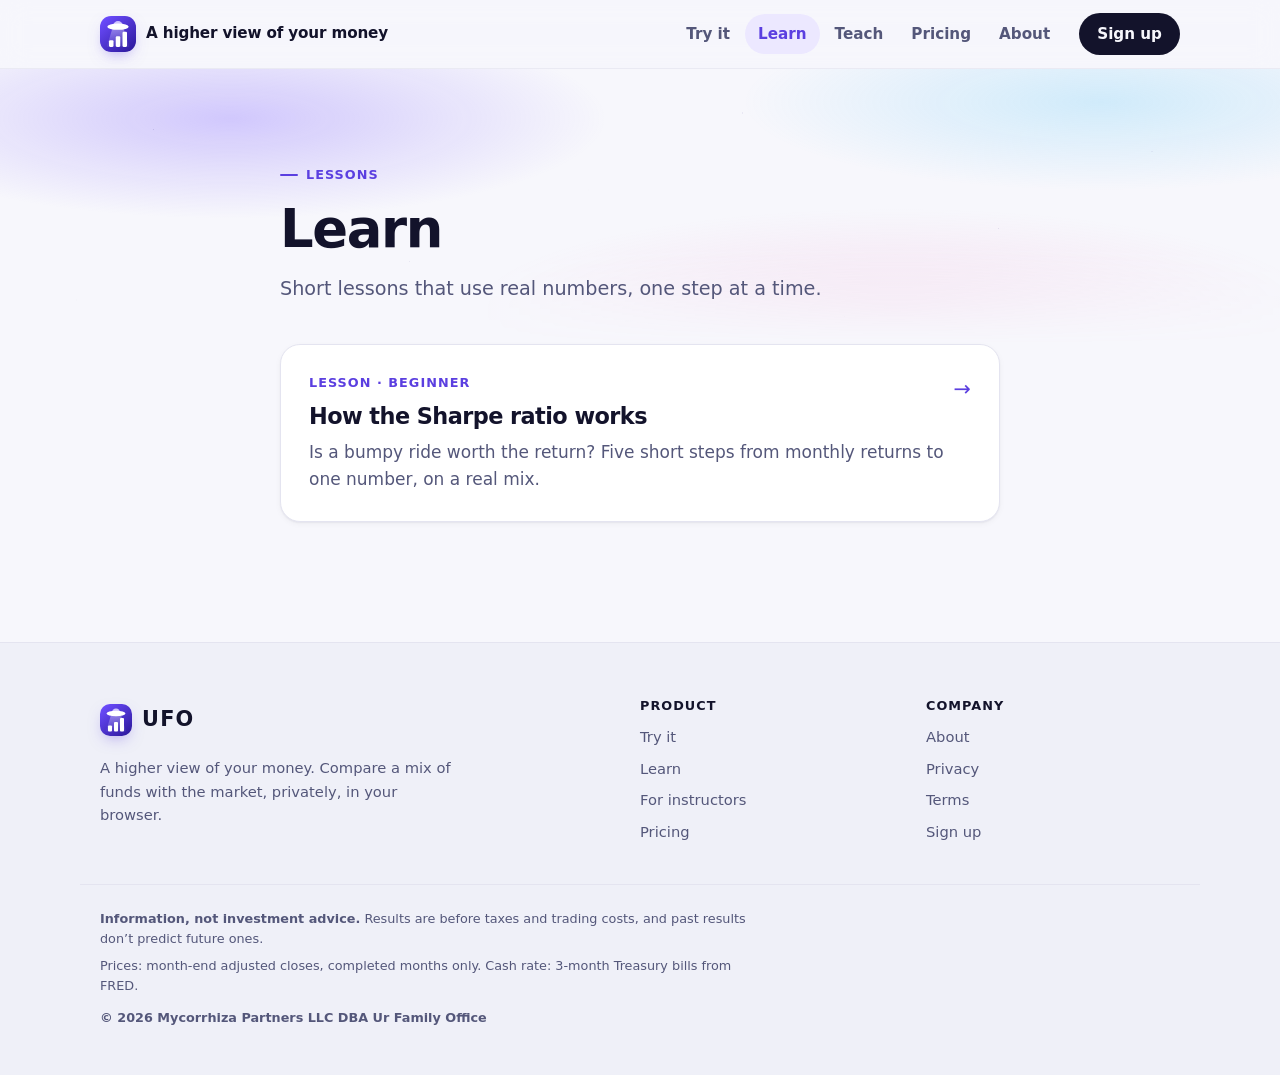
<file: site/learn/index.html>
<!doctype html>
<html lang="en">
<head>
<meta charset="utf-8">
<meta name="viewport" content="width=device-width, initial-scale=1">
<title>Learn · UFO</title>
<meta name="description" content="Short, step-by-step lessons on how to read your investment results.">
<meta name="theme-color" content="#f7f7fc" media="(prefers-color-scheme: light)">
<meta name="theme-color" content="#0a0b1c" media="(prefers-color-scheme: dark)">
<link rel="icon" type="image/svg+xml" href="../img/favicon.svg">
<link rel="stylesheet" href="../style.css">
<script>document.documentElement.className = "js";</script>
</head>
<body>
<a class="skip" href="#main">Skip to content</a>
<header class="site-head"><div class="wrap head-row">
  <a class="brand" href="../" aria-label="UFO, home"><img class="brand-mark" src="../img/logo.svg" alt="" width="36" height="36"><span class="brand-tag">A higher view of your money</span></a>
  <nav class="main-nav" aria-label="Main"><a href="../try/">Try it</a><a href="../learn/" aria-current="page">Learn</a><a href="../teach/">Teach</a><a href="../pricing/">Pricing</a><a href="../about/">About</a></nav>
  <a class="nav-cta" href="../signup/">Sign up</a>
</div></header>
<main id="main">

<div class="page-top mesh"><div class="wrap narrow">
  <div class="page-head reveal"><span class="eyebrow">Lessons</span><h1>Learn</h1><p class="sub">Short lessons that use real numbers, one step at a time.</p></div>
</div></div>
<div class="wrap narrow">
  <div class="lessons">
    <a class="lesson-link reveal" href="sharpe/"><span class="tag">Lesson · beginner</span><h2>How the Sharpe ratio works</h2><p>Is a bumpy ride worth the return? Five short steps from monthly returns to one number, on a real mix.</p></a>
  </div>
</div>
</main>
<footer class="site-foot"><div class="wrap foot-grid">
  <div class="foot-brand"><a class="brand" href="../"><img class="brand-mark" src="../img/logo.svg" alt="" width="32" height="32"><span class="brand-name">UFO</span></a>
    <p>A higher view of your money. Compare a mix of funds with the market, privately, in your browser.</p></div>
  <nav class="foot-col" aria-label="Product"><h2>Product</h2><a href="../try/">Try it</a><a href="../learn/">Learn</a><a href="../teach/">For instructors</a><a href="../pricing/">Pricing</a></nav>
  <nav class="foot-col" aria-label="Company"><h2>Company</h2><a href="../about/">About</a><a href="../privacy/">Privacy</a><a href="../terms/">Terms</a><a href="../signup/">Sign up</a></nav>
</div>
<div class="wrap foot-legal">
  <p><b>Information, not investment advice.</b> Results are before taxes and trading costs, and past results don’t predict future ones.</p>
  <p>Prices: month-end adjusted closes, completed months only. Cash rate: 3-month Treasury bills from FRED.</p>
  <p class="copy">© 2026 Mycorrhiza Partners LLC DBA Ur Family Office</p>
</div></footer>
<script type="module">import { revealOnScroll } from "../js/util.mjs"; revealOnScroll();</script>
<script type="module" src="../js/chrome.mjs"></script>
</body>
</html>
</file>
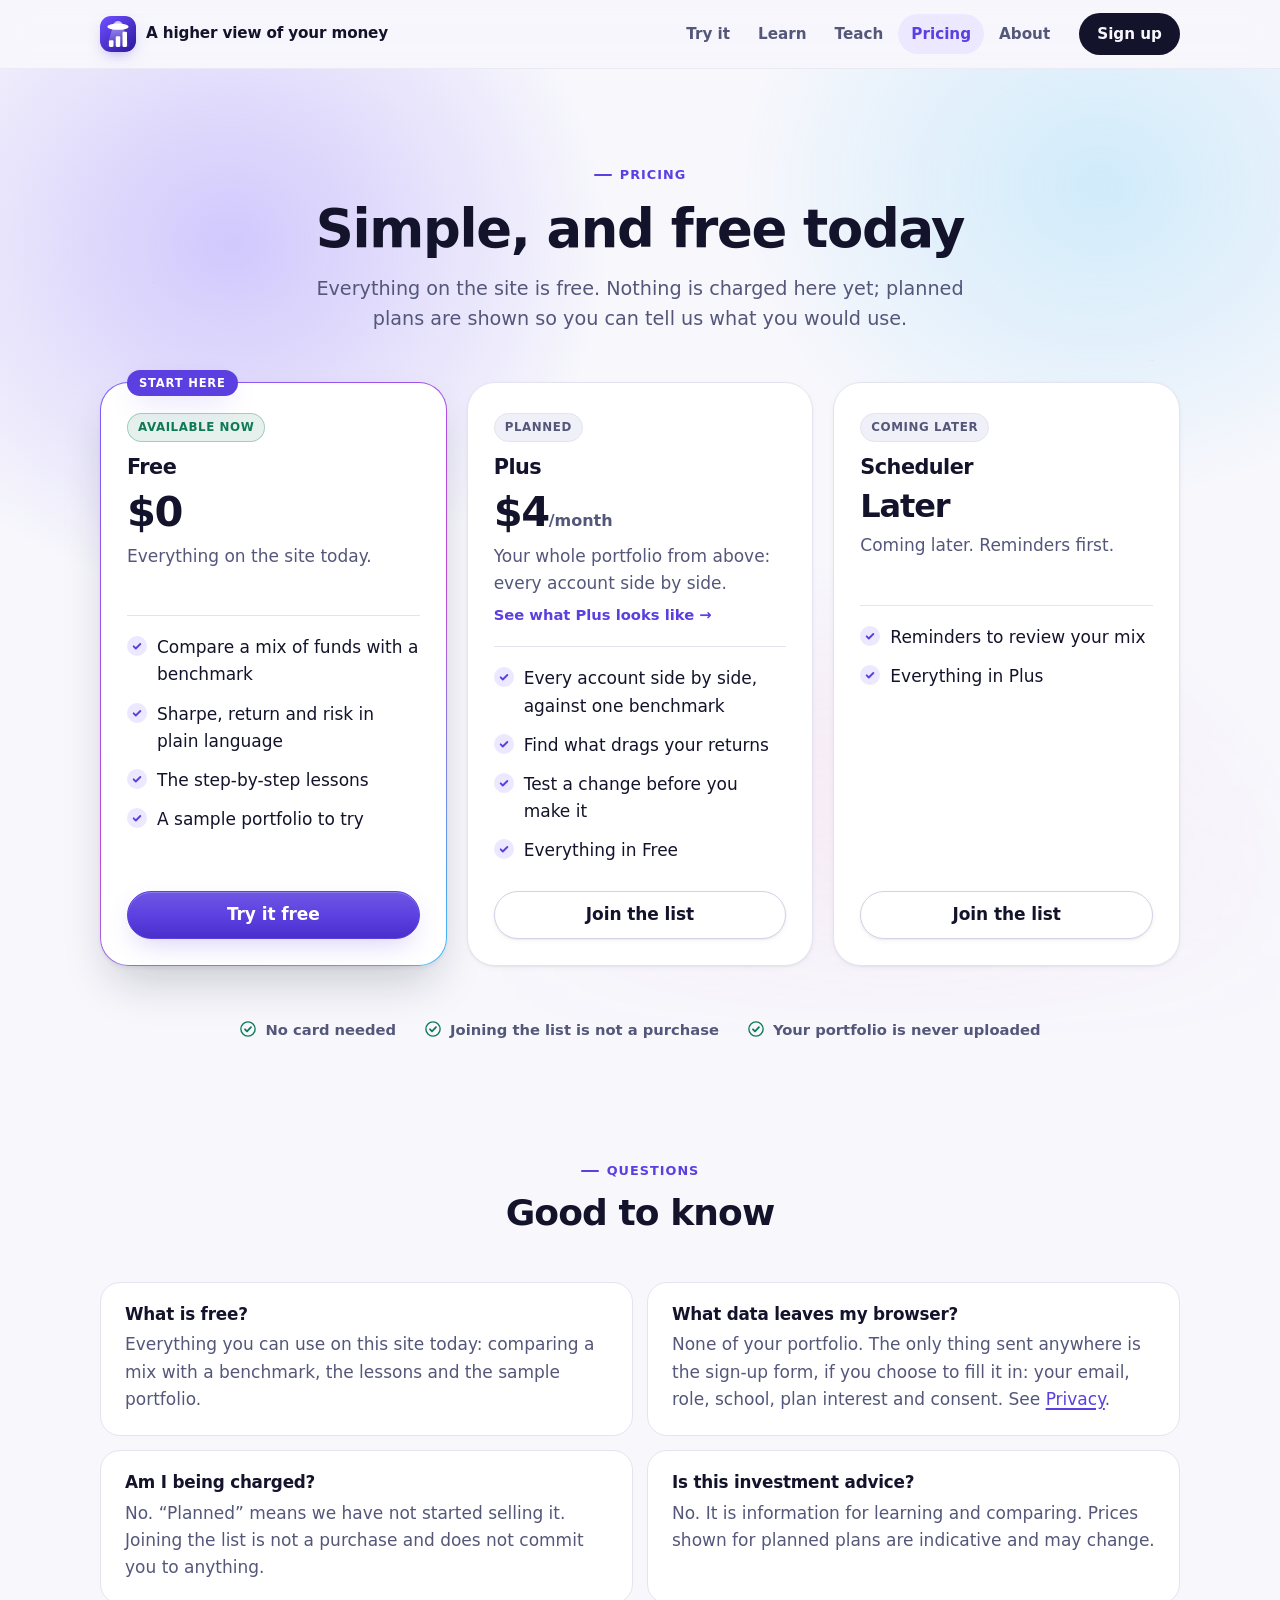
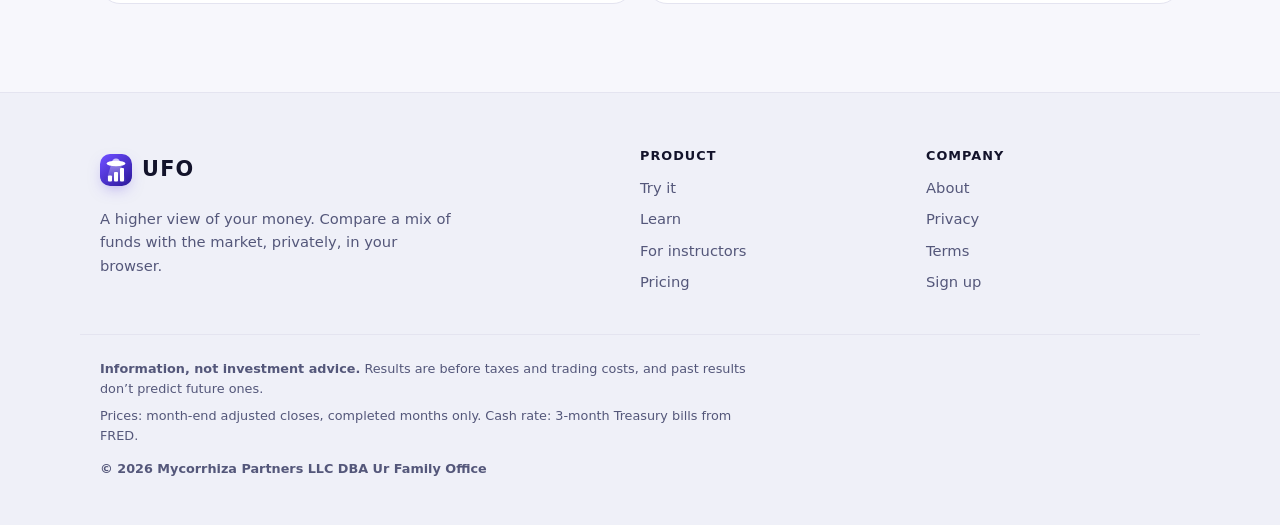
<file: site/pricing/index.html>
<!doctype html>
<html lang="en">
<head>
<meta charset="utf-8">
<meta name="viewport" content="width=device-width, initial-scale=1">
<title>Pricing · UFO</title>
<meta name="description" content="What is free today and what is planned.">
<meta name="theme-color" content="#f7f7fc" media="(prefers-color-scheme: light)">
<meta name="theme-color" content="#0a0b1c" media="(prefers-color-scheme: dark)">
<link rel="icon" type="image/svg+xml" href="../img/favicon.svg">
<link rel="stylesheet" href="../style.css">
<script>document.documentElement.className = "js";</script>
</head>
<body>
<a class="skip" href="#main">Skip to content</a>
<header class="site-head"><div class="wrap head-row">
  <a class="brand" href="../" aria-label="UFO, home"><img class="brand-mark" src="../img/logo.svg" alt="" width="36" height="36"><span class="brand-tag">A higher view of your money</span></a>
  <nav class="main-nav" aria-label="Main"><a href="../try/">Try it</a><a href="../learn/">Learn</a><a href="../teach/">Teach</a><a href="../pricing/" aria-current="page">Pricing</a><a href="../about/">About</a></nav>
  <a class="nav-cta" href="../signup/">Sign up</a>
</div></header>
<main id="main">
<div class="page-top mesh">
  <div class="wrap">
    <div class="page-head center reveal"><span class="eyebrow">Pricing</span><h1>Simple, and free today</h1><p class="sub">Everything on the site is free. Nothing is charged here yet; planned plans are shown so you can tell us what you would use.</p></div>
    <div class="plans" id="plans" aria-live="polite"><p class="muted">Loading plans…</p></div>
    <ul class="assure reveal" aria-label="What to expect"><li><svg viewBox="0 0 24 24" aria-hidden="true" fill="none" stroke="currentColor" stroke-width="2.4" stroke-linecap="round" stroke-linejoin="round"><circle cx="12" cy="12" r="9.5" stroke-width="1.8"/><path d="M8 12.4l2.7 2.7L16 9.6"/></svg>No card needed</li><li><svg viewBox="0 0 24 24" aria-hidden="true" fill="none" stroke="currentColor" stroke-width="2.4" stroke-linecap="round" stroke-linejoin="round"><circle cx="12" cy="12" r="9.5" stroke-width="1.8"/><path d="M8 12.4l2.7 2.7L16 9.6"/></svg>Joining the list is not a purchase</li><li><svg viewBox="0 0 24 24" aria-hidden="true" fill="none" stroke="currentColor" stroke-width="2.4" stroke-linecap="round" stroke-linejoin="round"><circle cx="12" cy="12" r="9.5" stroke-width="1.8"/><path d="M8 12.4l2.7 2.7L16 9.6"/></svg>Your portfolio is never uploaded</li></ul>
  </div>
</div>
<section class="section" style="padding-bottom:16px" aria-labelledby="faq-h">
  <div class="wrap">
    <div class="section-head center reveal"><span class="eyebrow">Questions</span><h2 id="faq-h">Good to know</h2></div>
    <div class="faq">
      <div class="reveal"><h3>What is free?</h3><p>Everything you can use on this site today: comparing a mix with a benchmark, the lessons and the sample portfolio.</p></div>
      <div class="reveal"><h3>What data leaves my browser?</h3><p>None of your portfolio. The only thing sent anywhere is the sign-up form, if you choose to fill it in: your email, role, school, plan interest and consent. See <a href="../privacy/">Privacy</a>.</p></div>
      <div class="reveal"><h3>Am I being charged?</h3><p>No. “Planned” means we have not started selling it. Joining the list is not a purchase and does not commit you to anything.</p></div>
      <div class="reveal"><h3>Is this investment advice?</h3><p>No. It is information for learning and comparing. Prices shown for planned plans are indicative and may change.</p></div>
    </div>
  </div>
</section>
</main>
<footer class="site-foot"><div class="wrap foot-grid">
  <div class="foot-brand"><a class="brand" href="../"><img class="brand-mark" src="../img/logo.svg" alt="" width="32" height="32"><span class="brand-name">UFO</span></a>
    <p>A higher view of your money. Compare a mix of funds with the market, privately, in your browser.</p></div>
  <nav class="foot-col" aria-label="Product"><h2>Product</h2><a href="../try/">Try it</a><a href="../learn/">Learn</a><a href="../teach/">For instructors</a><a href="../pricing/">Pricing</a></nav>
  <nav class="foot-col" aria-label="Company"><h2>Company</h2><a href="../about/">About</a><a href="../privacy/">Privacy</a><a href="../terms/">Terms</a><a href="../signup/">Sign up</a></nav>
</div>
<div class="wrap foot-legal">
  <p><b>Information, not investment advice.</b> Results are before taxes and trading costs, and past results don’t predict future ones.</p>
  <p>Prices: month-end adjusted closes, completed months only. Cash rate: 3-month Treasury bills from FRED.</p>
  <p class="copy">© 2026 Mycorrhiza Partners LLC DBA Ur Family Office</p>
</div></footer>
<script type="module">import { revealOnScroll } from "../js/util.mjs"; revealOnScroll();</script>
<script type="module" src="../js/chrome.mjs"></script>
<script type="module">
import { cfg } from "../js/chrome.mjs";
import { loadJson, esc } from "../js/config.mjs";
import { planAction, priceLabel } from "../js/plans.mjs";
const box = document.getElementById("plans");
try {
  const { plans } = await loadJson(new URL("../data/plans.json", import.meta.url).href);
  const STATUS = { available: ["Available now", " on"], planned: ["Planned", ""], later: ["Coming later", ""] };
  const bigPrice = (p) => {
    if (p.status === "later") return '<p class="price word">Later</p>';
    const m = /^(\$[\d.,]+)(\/.+)?$/.exec(p.price);
    return m ? `<p class="price">${esc(m[1])}${m[2] ? `<small>${esc(m[2])}</small>` : ""}</p>` : `<p class="price word">${esc(p.price)}</p>`;
  };
  box.innerHTML = plans.map((p) => {
    const a = planAction(p, cfg.checkout_urls, "../");
    const ext = a.external ? ' rel="noopener noreferrer"' : "";
    const [st, on] = STATUS[p.status] || [p.status, ""];
    const featured = p.status === "available";
    return `<article class="plan reveal in${featured ? " featured" : ""}" aria-label="${esc(p.name)}: ${esc(priceLabel(p))}">${featured ? '<span class="plan-badge">Start here</span>' : ""}
      <span class="plan-status${on}">${esc(st)}</span><h2>${esc(p.name)}</h2>
      ${bigPrice(p)}<p class="blurb">${esc(p.blurb)}${/^#[a-z-]+$/.test(p.teaser || "") ? ` <a class="teaser" href="../${p.teaser}">See what ${esc(p.name)} looks like →</a>` : ""}</p>
      <ul>${p.features.map((f) => `<li>${esc(f)}</li>`).join("")}</ul>
      <a class="btn${featured ? "" : " ghost"}" href="${esc(a.href)}"${ext}>${esc(a.label)}</a></article>`;
  }).join("");
} catch { box.innerHTML = '<p class="error">Could not load the plans. Reload the page, or <a href="../signup/">join the list</a>.</p>'; }
</script>
</body>
</html>
</file>
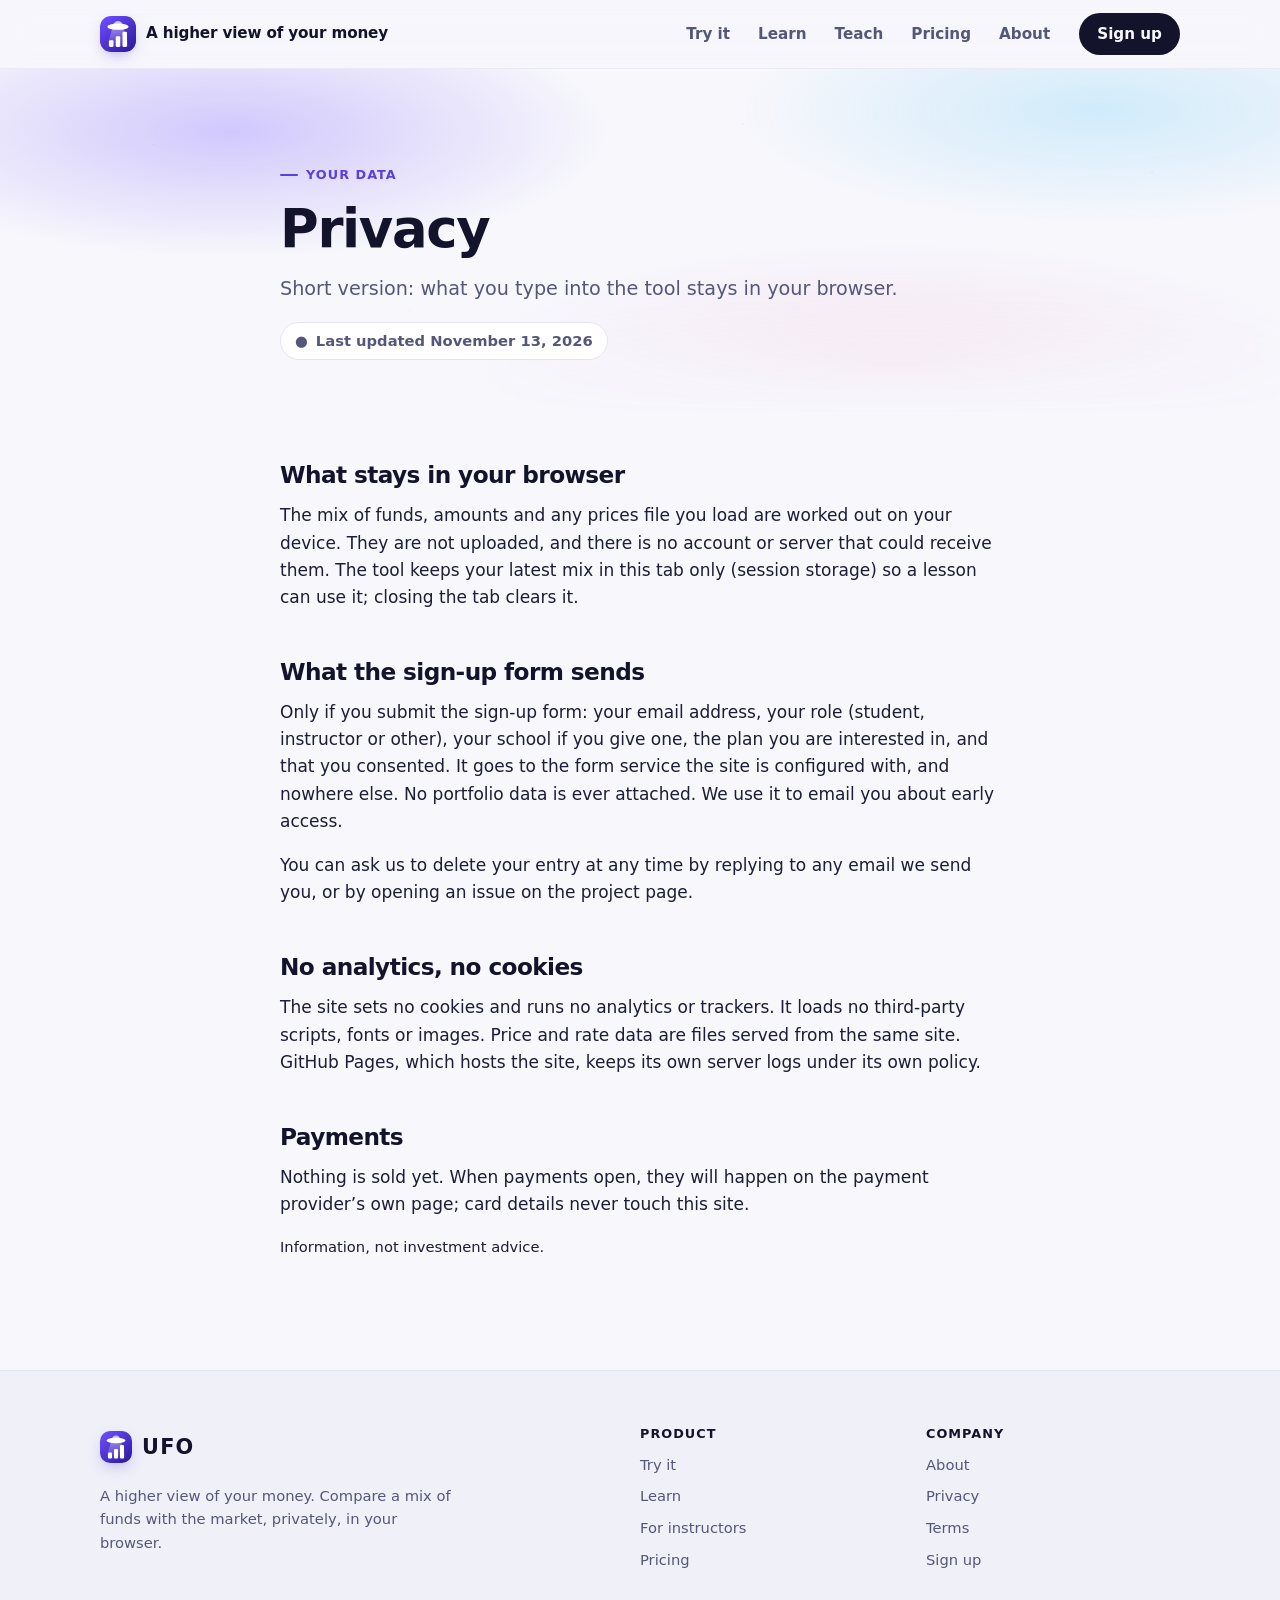
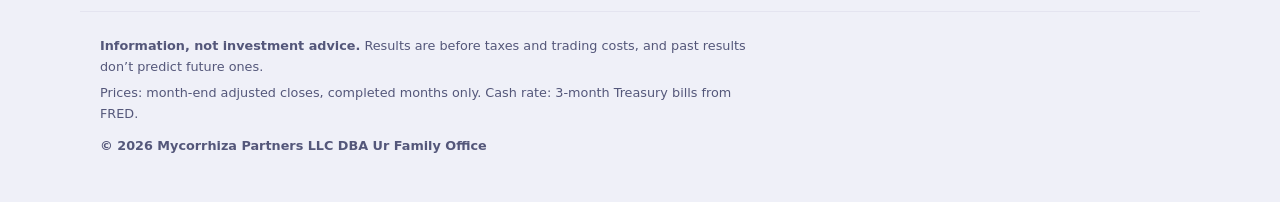
<file: site/privacy/index.html>
<!doctype html>
<html lang="en">
<head>
<meta charset="utf-8">
<meta name="viewport" content="width=device-width, initial-scale=1">
<title>Privacy · UFO</title>
<meta name="description" content="What stays in your browser and what the sign-up form sends.">
<meta name="theme-color" content="#f7f7fc" media="(prefers-color-scheme: light)">
<meta name="theme-color" content="#0a0b1c" media="(prefers-color-scheme: dark)">
<link rel="icon" type="image/svg+xml" href="../img/favicon.svg">
<link rel="stylesheet" href="../style.css">
<script>document.documentElement.className = "js";</script>
</head>
<body>
<a class="skip" href="#main">Skip to content</a>
<header class="site-head"><div class="wrap head-row">
  <a class="brand" href="../" aria-label="UFO, home"><img class="brand-mark" src="../img/logo.svg" alt="" width="36" height="36"><span class="brand-tag">A higher view of your money</span></a>
  <nav class="main-nav" aria-label="Main"><a href="../try/">Try it</a><a href="../learn/">Learn</a><a href="../teach/">Teach</a><a href="../pricing/">Pricing</a><a href="../about/">About</a></nav>
  <a class="nav-cta" href="../signup/">Sign up</a>
</div></header>
<main id="main">
<div class="page-top mesh"><div class="wrap narrow">
  <div class="page-head reveal"><span class="eyebrow">Your data</span><h1>Privacy</h1><p class="sub">Short version: what you type into the tool stays in your browser.</p><p class="updated"><span aria-hidden="true">●</span> Last updated November 13, 2026</p></div>
</div></div>
<div class="wrap narrow prose">
  <h2>What stays in your browser</h2>
  <p>The mix of funds, amounts and any prices file you load are worked out on your device. They are not uploaded, and there is no account or server that could receive them. The tool keeps your latest mix in this tab only (session storage) so a lesson can use it; closing the tab clears it.</p>
  <h2>What the sign-up form sends</h2>
  <p>Only if you submit the sign-up form: your email address, your role (student, instructor or other), your school if you give one, the plan you are interested in, and that you consented. It goes to the form service the site is configured with, and nowhere else. No portfolio data is ever attached. We use it to email you about early access.</p>
  <p>You can ask us to delete your entry at any time by replying to any email we send you, or by opening an issue on the project page.</p>
  <h2>No analytics, no cookies</h2>
  <p>The site sets no cookies and runs no analytics or trackers. It loads no third-party scripts, fonts or images. Price and rate data are files served from the same site. GitHub Pages, which hosts the site, keeps its own server logs under its own policy.</p>
  <h2>Payments</h2>
  <p>Nothing is sold yet. When payments open, they will happen on the payment provider’s own page; card details never touch this site.</p>
  <p class="muted small">Information, not investment advice.</p>
</div>
</main>
<footer class="site-foot"><div class="wrap foot-grid">
  <div class="foot-brand"><a class="brand" href="../"><img class="brand-mark" src="../img/logo.svg" alt="" width="32" height="32"><span class="brand-name">UFO</span></a>
    <p>A higher view of your money. Compare a mix of funds with the market, privately, in your browser.</p></div>
  <nav class="foot-col" aria-label="Product"><h2>Product</h2><a href="../try/">Try it</a><a href="../learn/">Learn</a><a href="../teach/">For instructors</a><a href="../pricing/">Pricing</a></nav>
  <nav class="foot-col" aria-label="Company"><h2>Company</h2><a href="../about/">About</a><a href="../privacy/">Privacy</a><a href="../terms/">Terms</a><a href="../signup/">Sign up</a></nav>
</div>
<div class="wrap foot-legal">
  <p><b>Information, not investment advice.</b> Results are before taxes and trading costs, and past results don’t predict future ones.</p>
  <p>Prices: month-end adjusted closes, completed months only. Cash rate: 3-month Treasury bills from FRED.</p>
  <p class="copy">© 2026 Mycorrhiza Partners LLC DBA Ur Family Office</p>
</div></footer>
<script type="module">import { revealOnScroll } from "../js/util.mjs"; revealOnScroll();</script>
<script type="module" src="../js/chrome.mjs"></script>

</body>
</html>
</file>
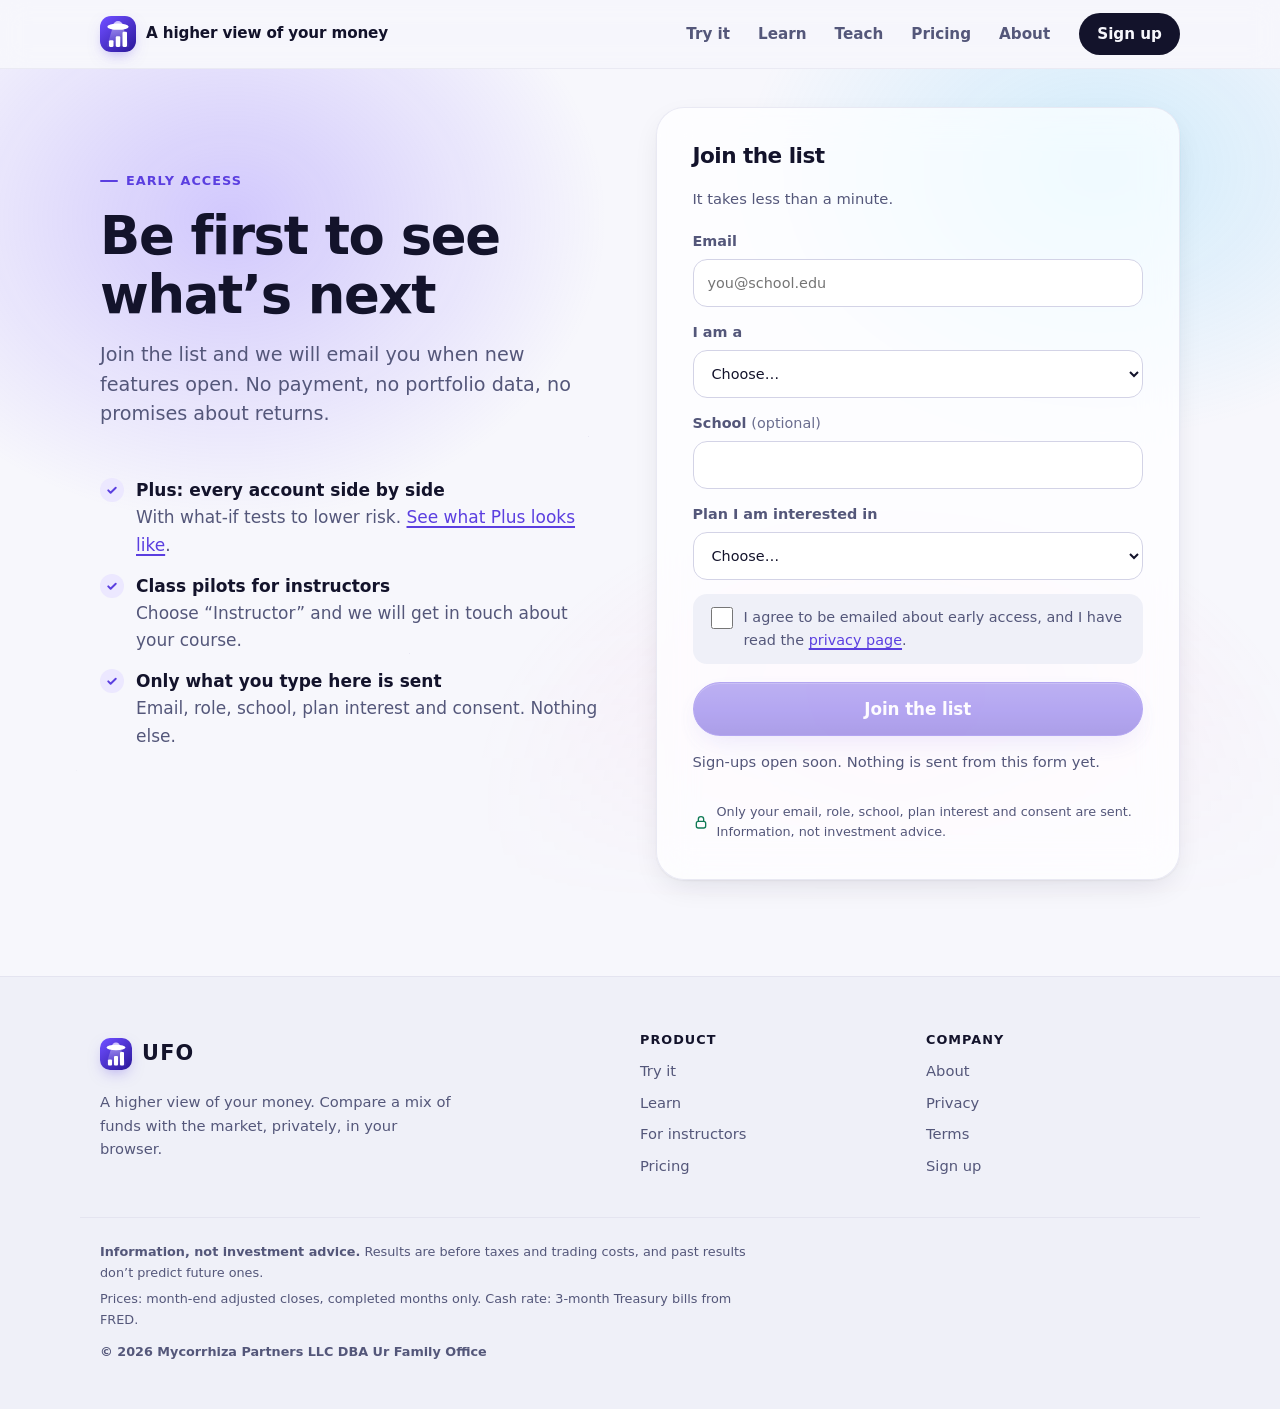
<file: site/signup/index.html>
<!doctype html>
<html lang="en">
<head>
<meta charset="utf-8">
<meta name="viewport" content="width=device-width, initial-scale=1">
<title>Sign up · UFO</title>
<meta name="description" content="Join the list for early access.">
<meta name="theme-color" content="#f7f7fc" media="(prefers-color-scheme: light)">
<meta name="theme-color" content="#0a0b1c" media="(prefers-color-scheme: dark)">
<link rel="icon" type="image/svg+xml" href="../img/favicon.svg">
<link rel="stylesheet" href="../style.css">
<script>document.documentElement.className = "js";</script>
</head>
<body>
<a class="skip" href="#main">Skip to content</a>
<header class="site-head"><div class="wrap head-row">
  <a class="brand" href="../" aria-label="UFO, home"><img class="brand-mark" src="../img/logo.svg" alt="" width="36" height="36"><span class="brand-tag">A higher view of your money</span></a>
  <nav class="main-nav" aria-label="Main"><a href="../try/">Try it</a><a href="../learn/">Learn</a><a href="../teach/">Teach</a><a href="../pricing/">Pricing</a><a href="../about/">About</a></nav>
  <a class="nav-cta" href="../signup/" aria-current="page">Sign up</a>
</div></header>
<main id="main">
<div class="page-top mesh">
<div class="wrap signup-layout">
  <div class="signup-side">
    <div class="page-head reveal"><span class="eyebrow">Early access</span><h1>Be first to see what’s next</h1><p class="sub">Join the list and we will email you when new features open. No payment, no portfolio data, no promises about returns.</p></div>
    <ul class="checks reveal">
      <li><div><b>Plus: every account side by side</b><span>With what-if tests to lower risk. <a href="../#plus">See what Plus looks like</a>.</span></div></li>
      <li><div><b>Class pilots for instructors</b><span>Choose “Instructor” and we will get in touch about your course.</span></div></li>
      <li><div><b>Only what you type here is sent</b><span>Email, role, school, plan interest and consent. Nothing else.</span></div></li>
    </ul>
  </div>
  <div>
  <form id="signup" class="form form-card glass" novalidate>
    <h2>Join the list</h2><p class="muted small" style="margin:0 0 6px">It takes less than a minute.</p>
    <label>Email<input id="f-email" name="email" type="email" autocomplete="email" placeholder="you@school.edu" required></label><p class="field-error" id="e-email" role="alert"></p>
    <label>I am a<select id="f-role" name="role"><option value="">Choose…</option><option value="student">Student</option><option value="instructor">Instructor</option><option value="other">Something else</option></select></label><p class="field-error" id="e-role" role="alert"></p>
    <label><span>School <span class="optional">(optional)</span></span><input id="f-school" name="school" type="text" autocomplete="organization"></label>
    <label>Plan I am interested in<select id="f-plan" name="plan"><option value="">Choose…</option><option value="free">Free</option><option value="plus">Plus (planned)</option><option value="scheduler">Scheduler (later)</option></select></label><p class="field-error" id="e-plan" role="alert"></p>
    <label class="inline check"><input id="f-consent" name="consent" type="checkbox"> <span>I agree to be emailed about early access, and I have read the <a href="../privacy/">privacy page</a>.</span></label><p class="field-error" id="e-consent" role="alert"></p>
    <button type="submit" id="go">Join the list</button>
    <p id="status" class="muted small" role="status" style="margin:0"></p>
    <p class="fine"><svg viewBox="0 0 24 24" aria-hidden="true" fill="none" stroke="currentColor" stroke-width="2" stroke-linecap="round" stroke-linejoin="round"><rect x="5" y="11" width="14" height="10" rx="3"/><path d="M8 11V8a4 4 0 0 1 8 0v3"/></svg>Only your email, role, school, plan interest and consent are sent. Information, not investment advice.</p>
  </form>
  <div id="thanks" class="form-card glass" hidden><h2>Thank you</h2><p>You are on the list. We will only email you about early access. Nothing has been charged.</p><p><a class="btn" href="../try/?sample=1">Try the sample portfolio</a></p></div>
  </div>
</div>
</div>
</main>
<footer class="site-foot"><div class="wrap foot-grid">
  <div class="foot-brand"><a class="brand" href="../"><img class="brand-mark" src="../img/logo.svg" alt="" width="32" height="32"><span class="brand-name">UFO</span></a>
    <p>A higher view of your money. Compare a mix of funds with the market, privately, in your browser.</p></div>
  <nav class="foot-col" aria-label="Product"><h2>Product</h2><a href="../try/">Try it</a><a href="../learn/">Learn</a><a href="../teach/">For instructors</a><a href="../pricing/">Pricing</a></nav>
  <nav class="foot-col" aria-label="Company"><h2>Company</h2><a href="../about/">About</a><a href="../privacy/">Privacy</a><a href="../terms/">Terms</a><a href="../signup/">Sign up</a></nav>
</div>
<div class="wrap foot-legal">
  <p><b>Information, not investment advice.</b> Results are before taxes and trading costs, and past results don’t predict future ones.</p>
  <p>Prices: month-end adjusted closes, completed months only. Cash rate: 3-month Treasury bills from FRED.</p>
  <p class="copy">© 2026 Mycorrhiza Partners LLC DBA Ur Family Office</p>
</div></footer>
<script type="module">import { revealOnScroll } from "../js/util.mjs"; revealOnScroll();</script>
<script type="module" src="../js/chrome.mjs"></script>
<script type="module">
import { cfg } from "../js/chrome.mjs";
import { parseParams, buildSignupPayload, validateSignup, submitSignup, mailtoJoin } from "../js/signup.mjs";
const $ = (id) => document.getElementById(id);
const pre = parseParams(location.search);
if (pre.plan) $("f-plan").value = pre.plan;
if (pre.role) $("f-role").value = pre.role;
if (!cfg.signup_endpoint) {
  $("go").disabled = true;
  const href = mailtoJoin(cfg.contact_email, pre.plan);
  if (href) { $("status").textContent = "Sign-ups by form open soon. Until then: "; const a = document.createElement("a"); a.href = href; a.textContent = "email us to join the list"; $("status").append(a, "."); }
  else $("status").textContent = "Sign-ups open soon. Nothing is sent from this form yet.";
}
$("signup").addEventListener("submit", async (ev) => {
  ev.preventDefault();
  const p = buildSignupPayload({ email: $("f-email").value, role: $("f-role").value, school: $("f-school").value, plan: $("f-plan").value, consent: $("f-consent").checked });
  const errs = validateSignup(p);
  for (const k of ["email", "role", "plan", "consent"]) $("e-" + k).textContent = errs[k] || "";
  if (Object.keys(errs).length) return;
  $("go").disabled = true; $("status").textContent = "Sending…";
  try {
    const r = await submitSignup(p, cfg.signup_endpoint);
    if (r.sent) { $("signup").hidden = true; $("thanks").hidden = false; $("thanks").scrollIntoView(); }
    else { $("status").textContent = r.reason === "no-endpoint" ? "Sign-ups open soon. Nothing was sent." : "That did not go through. Please try again in a moment."; $("go").disabled = !cfg.signup_endpoint; }
  } catch { $("status").textContent = "That did not go through. Please check your connection and try again."; $("go").disabled = false; }
});
</script>
</body>
</html>
</file>
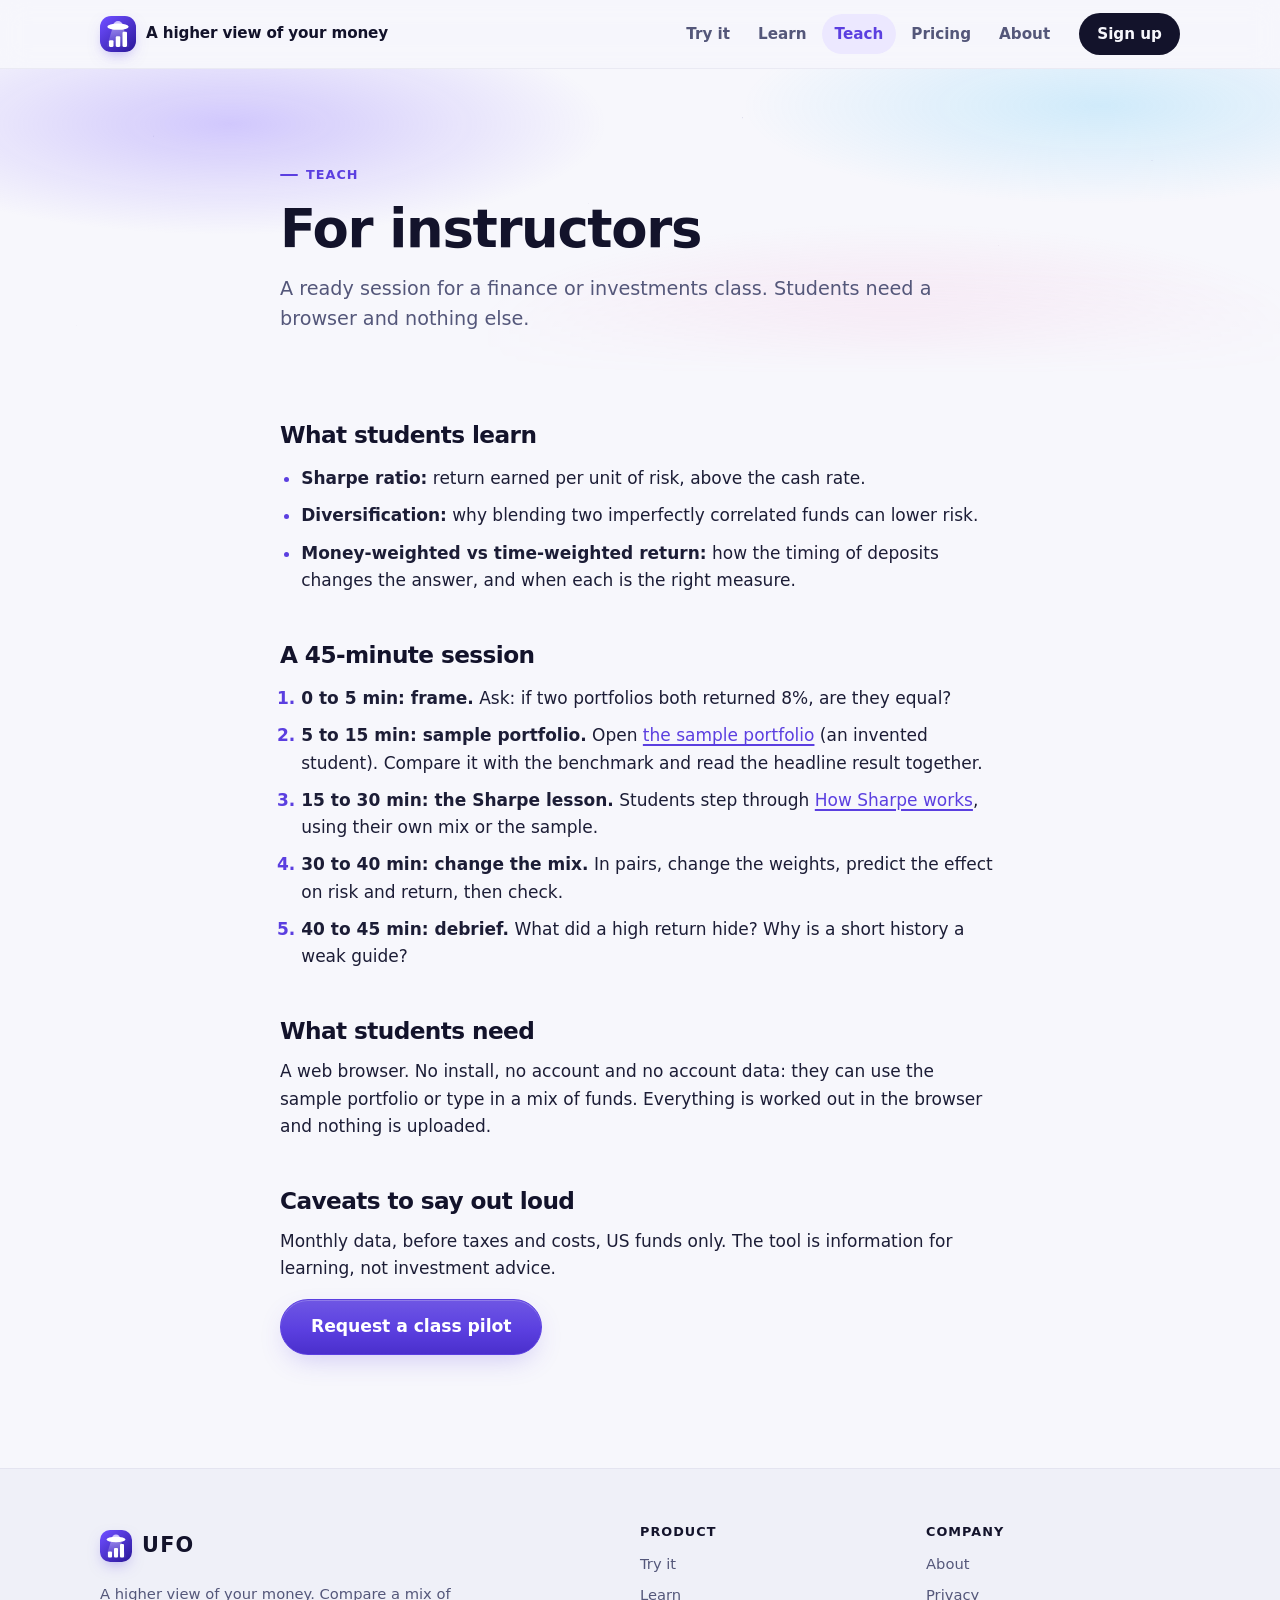
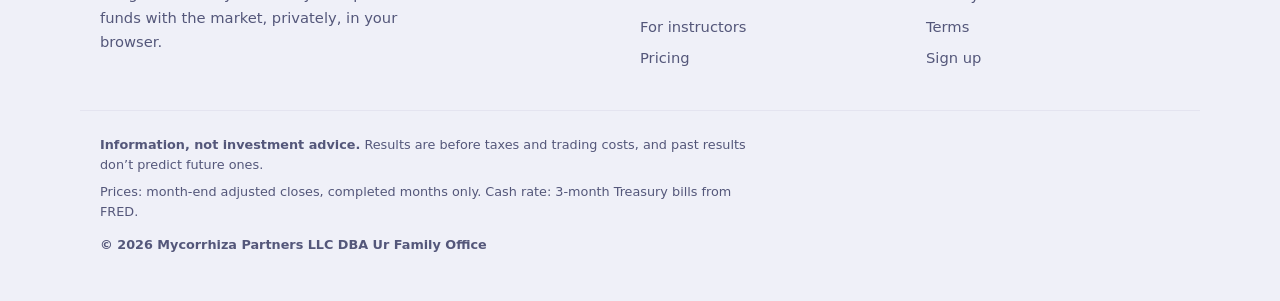
<file: site/teach/index.html>
<!doctype html>
<html lang="en">
<head>
<meta charset="utf-8">
<meta name="viewport" content="width=device-width, initial-scale=1">
<title>For instructors · UFO</title>
<meta name="description" content="A 45-minute class session on risk, return and diversification, with nothing to install.">
<meta name="theme-color" content="#f7f7fc" media="(prefers-color-scheme: light)">
<meta name="theme-color" content="#0a0b1c" media="(prefers-color-scheme: dark)">
<link rel="icon" type="image/svg+xml" href="../img/favicon.svg">
<link rel="stylesheet" href="../style.css">
<script>document.documentElement.className = "js";</script>
</head>
<body>
<a class="skip" href="#main">Skip to content</a>
<header class="site-head"><div class="wrap head-row">
  <a class="brand" href="../" aria-label="UFO, home"><img class="brand-mark" src="../img/logo.svg" alt="" width="36" height="36"><span class="brand-tag">A higher view of your money</span></a>
  <nav class="main-nav" aria-label="Main"><a href="../try/">Try it</a><a href="../learn/">Learn</a><a href="../teach/" aria-current="page">Teach</a><a href="../pricing/">Pricing</a><a href="../about/">About</a></nav>
  <a class="nav-cta" href="../signup/">Sign up</a>
</div></header>
<main id="main">
<div class="page-top mesh"><div class="wrap narrow">
  <div class="page-head reveal"><span class="eyebrow">Teach</span><h1>For instructors</h1><p class="sub">A ready session for a finance or investments class. Students need a browser and nothing else.</p></div>
</div></div>
<div class="wrap narrow prose">
  <h2 class="reveal">What students learn</h2>
  <ul class="reveal">
    <li><b>Sharpe ratio:</b> return earned per unit of risk, above the cash rate.</li>
    <li><b>Diversification:</b> why blending two imperfectly correlated funds can lower risk.</li>
    <li><b>Money-weighted vs time-weighted return:</b> how the timing of deposits changes the answer, and when each is the right measure.</li>
  </ul>
  <h2 class="reveal">A 45-minute session</h2>
  <ol class="reveal">
    <li><b>0 to 5 min: frame.</b> Ask: if two portfolios both returned 8%, are they equal?</li>
    <li><b>5 to 15 min: sample portfolio.</b> Open <a href="../try/?sample=1">the sample portfolio</a> (an invented student). Compare it with the benchmark and read the headline result together.</li>
    <li><b>15 to 30 min: the Sharpe lesson.</b> Students step through <a href="../learn/sharpe/">How Sharpe works</a>, using their own mix or the sample.</li>
    <li><b>30 to 40 min: change the mix.</b> In pairs, change the weights, predict the effect on risk and return, then check.</li>
    <li><b>40 to 45 min: debrief.</b> What did a high return hide? Why is a short history a weak guide?</li>
  </ol>
  <h2 class="reveal">What students need</h2>
  <p class="reveal">A web browser. No install, no account and no account data: they can use the sample portfolio or type in a mix of funds. Everything is worked out in the browser and nothing is uploaded.</p>
  <h2 class="reveal">Caveats to say out loud</h2>
  <p class="reveal">Monthly data, before taxes and costs, US funds only. The tool is information for learning, not investment advice.</p>
  <p class="reveal"><a class="btn big" href="../signup/?role=instructor">Request a class pilot</a></p>
</div>
</main>
<footer class="site-foot"><div class="wrap foot-grid">
  <div class="foot-brand"><a class="brand" href="../"><img class="brand-mark" src="../img/logo.svg" alt="" width="32" height="32"><span class="brand-name">UFO</span></a>
    <p>A higher view of your money. Compare a mix of funds with the market, privately, in your browser.</p></div>
  <nav class="foot-col" aria-label="Product"><h2>Product</h2><a href="../try/">Try it</a><a href="../learn/">Learn</a><a href="../teach/">For instructors</a><a href="../pricing/">Pricing</a></nav>
  <nav class="foot-col" aria-label="Company"><h2>Company</h2><a href="../about/">About</a><a href="../privacy/">Privacy</a><a href="../terms/">Terms</a><a href="../signup/">Sign up</a></nav>
</div>
<div class="wrap foot-legal">
  <p><b>Information, not investment advice.</b> Results are before taxes and trading costs, and past results don’t predict future ones.</p>
  <p>Prices: month-end adjusted closes, completed months only. Cash rate: 3-month Treasury bills from FRED.</p>
  <p class="copy">© 2026 Mycorrhiza Partners LLC DBA Ur Family Office</p>
</div></footer>
<script type="module">import { revealOnScroll } from "../js/util.mjs"; revealOnScroll();</script>
<script type="module" src="../js/chrome.mjs"></script>

</body>
</html>
</file>
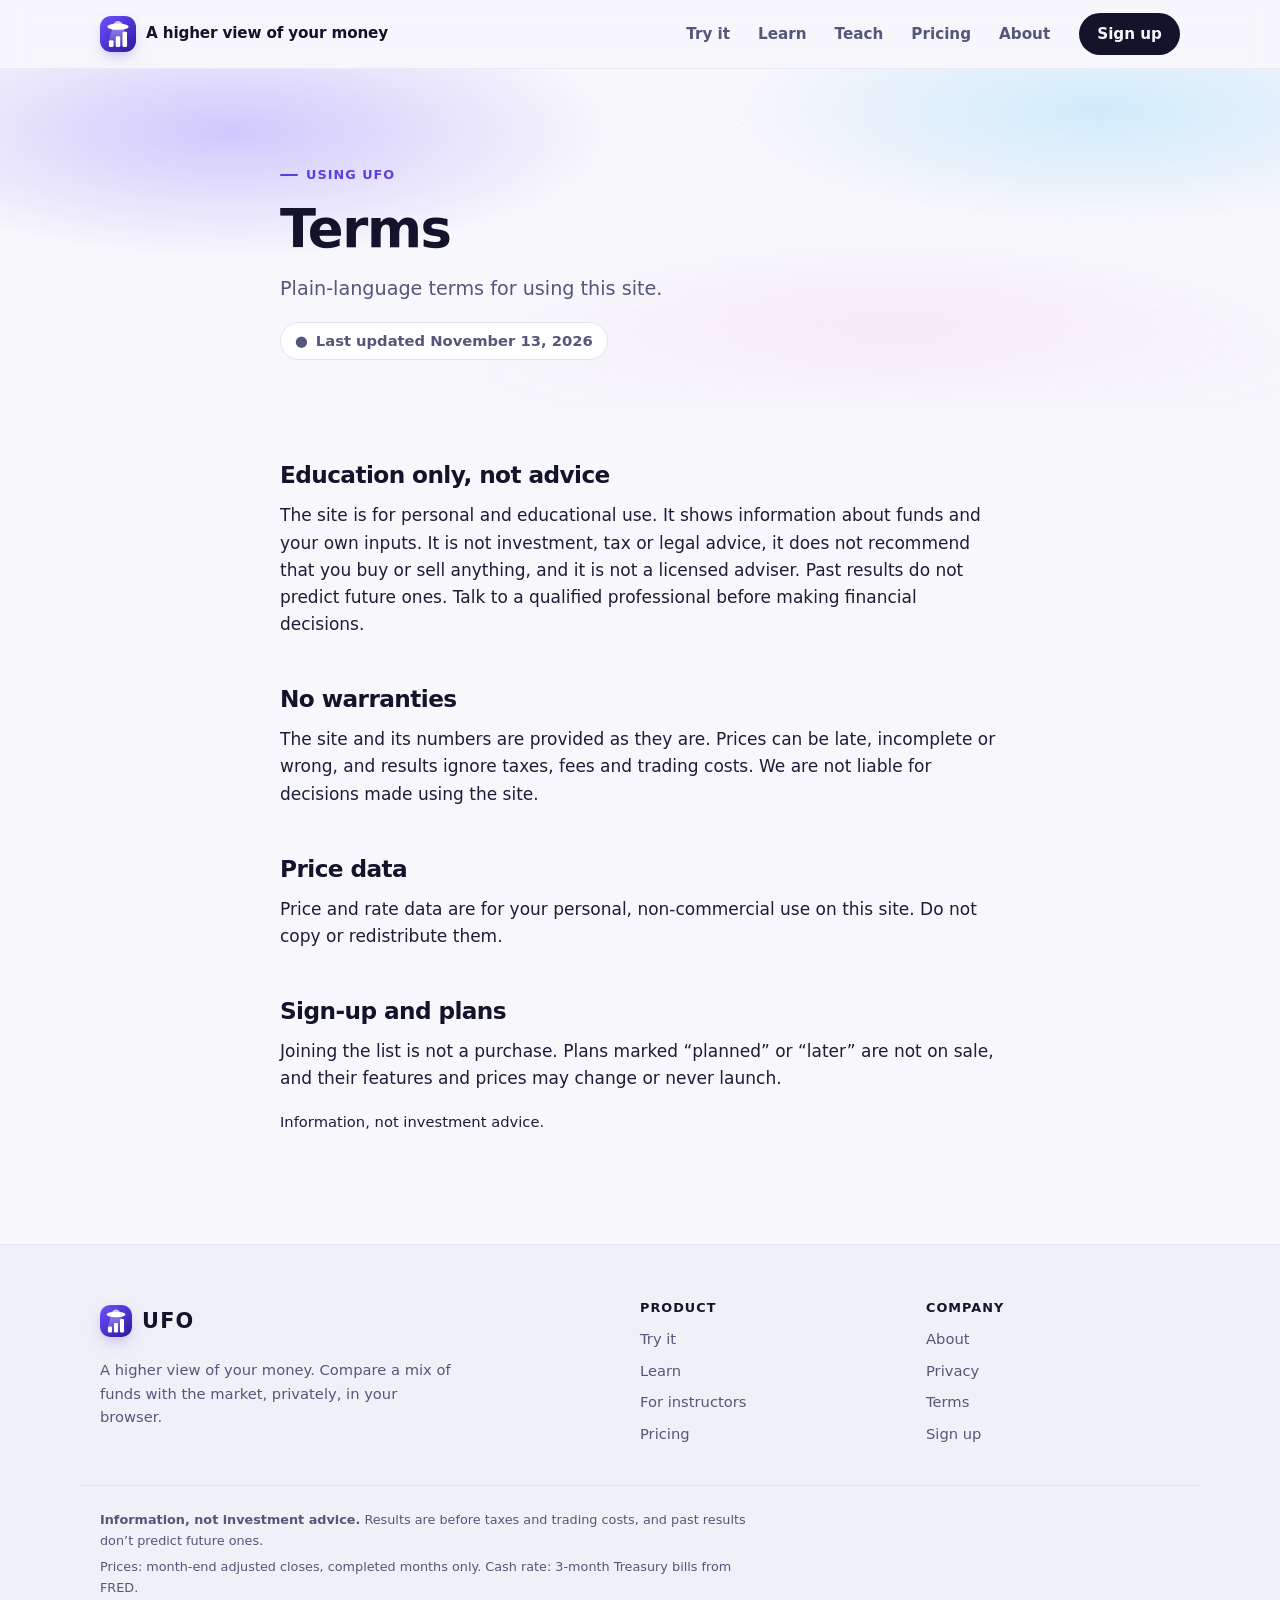
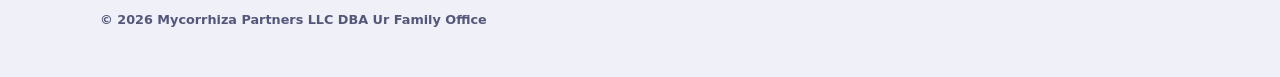
<file: site/terms/index.html>
<!doctype html>
<html lang="en">
<head>
<meta charset="utf-8">
<meta name="viewport" content="width=device-width, initial-scale=1">
<title>Terms · UFO</title>
<meta name="description" content="Terms of use: education only, not investment advice.">
<meta name="theme-color" content="#f7f7fc" media="(prefers-color-scheme: light)">
<meta name="theme-color" content="#0a0b1c" media="(prefers-color-scheme: dark)">
<link rel="icon" type="image/svg+xml" href="../img/favicon.svg">
<link rel="stylesheet" href="../style.css">
<script>document.documentElement.className = "js";</script>
</head>
<body>
<a class="skip" href="#main">Skip to content</a>
<header class="site-head"><div class="wrap head-row">
  <a class="brand" href="../" aria-label="UFO, home"><img class="brand-mark" src="../img/logo.svg" alt="" width="36" height="36"><span class="brand-tag">A higher view of your money</span></a>
  <nav class="main-nav" aria-label="Main"><a href="../try/">Try it</a><a href="../learn/">Learn</a><a href="../teach/">Teach</a><a href="../pricing/">Pricing</a><a href="../about/">About</a></nav>
  <a class="nav-cta" href="../signup/">Sign up</a>
</div></header>
<main id="main">
<div class="page-top mesh"><div class="wrap narrow">
  <div class="page-head reveal"><span class="eyebrow">Using UFO</span><h1>Terms</h1><p class="sub">Plain-language terms for using this site.</p><p class="updated"><span aria-hidden="true">●</span> Last updated November 13, 2026</p></div>
</div></div>
<div class="wrap narrow prose">
  <h2>Education only, not advice</h2>
  <p>The site is for personal and educational use. It shows information about funds and your own inputs. It is not investment, tax or legal advice, it does not recommend that you buy or sell anything, and it is not a licensed adviser. Past results do not predict future ones. Talk to a qualified professional before making financial decisions.</p>
  <h2>No warranties</h2>
  <p>The site and its numbers are provided as they are. Prices can be late, incomplete or wrong, and results ignore taxes, fees and trading costs. We are not liable for decisions made using the site.</p>
  <h2>Price data</h2>
  <p>Price and rate data are for your personal, non-commercial use on this site. Do not copy or redistribute them.</p>
  <h2>Sign-up and plans</h2>
  <p>Joining the list is not a purchase. Plans marked “planned” or “later” are not on sale, and their features and prices may change or never launch.</p>
  <p class="muted small">Information, not investment advice.</p>
</div>
</main>
<footer class="site-foot"><div class="wrap foot-grid">
  <div class="foot-brand"><a class="brand" href="../"><img class="brand-mark" src="../img/logo.svg" alt="" width="32" height="32"><span class="brand-name">UFO</span></a>
    <p>A higher view of your money. Compare a mix of funds with the market, privately, in your browser.</p></div>
  <nav class="foot-col" aria-label="Product"><h2>Product</h2><a href="../try/">Try it</a><a href="../learn/">Learn</a><a href="../teach/">For instructors</a><a href="../pricing/">Pricing</a></nav>
  <nav class="foot-col" aria-label="Company"><h2>Company</h2><a href="../about/">About</a><a href="../privacy/">Privacy</a><a href="../terms/">Terms</a><a href="../signup/">Sign up</a></nav>
</div>
<div class="wrap foot-legal">
  <p><b>Information, not investment advice.</b> Results are before taxes and trading costs, and past results don’t predict future ones.</p>
  <p>Prices: month-end adjusted closes, completed months only. Cash rate: 3-month Treasury bills from FRED.</p>
  <p class="copy">© 2026 Mycorrhiza Partners LLC DBA Ur Family Office</p>
</div></footer>
<script type="module">import { revealOnScroll } from "../js/util.mjs"; revealOnScroll();</script>
<script type="module" src="../js/chrome.mjs"></script>

</body>
</html>
</file>
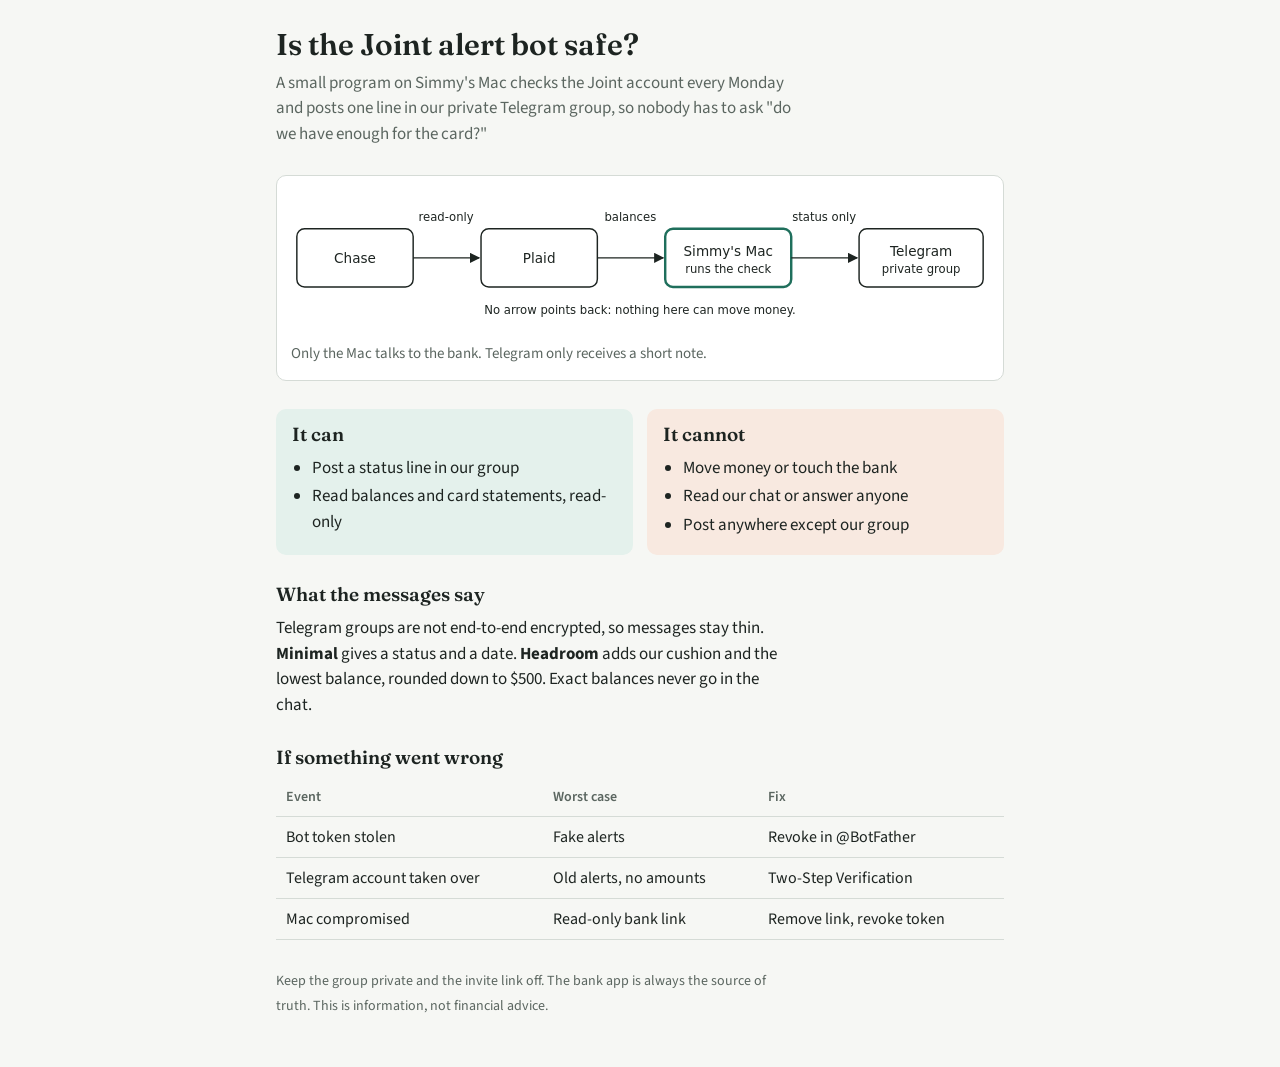
<file: docs/partner-explainer.html>
<!DOCTYPE html>
<html lang="en">
<head>
<meta charset="utf-8">
<meta name="viewport" content="width=device-width, initial-scale=1">
<title>Is the Joint Alert Bot Safe</title>
<style>
/* Layout: one flow diagram on top, two short can/cannot columns, one risk table. */
:root{
  --bg:#f6f7f4; --ink:#1d2421; --muted:#5b6660; --line:#d5dbd6; --card:#ffffff;
  --accent:#1f6f5c; --warn:#b4531a; --good-bg:#e4f1ec; --bad-bg:#f8e9e0;
  --display:"Fraunces",Georgia,serif; --body:"Source Sans 3",system-ui,sans-serif;
}
@media (prefers-color-scheme:dark){:root:not([data-theme="light"]){
  --bg:#141a17; --ink:#e8ede9; --muted:#9aa7a0; --line:#2f3a35; --card:#1b231f;
  --accent:#58c3a4; --warn:#e8935a; --good-bg:#1c332b; --bad-bg:#3a261b; color-scheme:dark;}}
:root[data-theme="dark"]{
  --bg:#141a17; --ink:#e8ede9; --muted:#9aa7a0; --line:#2f3a35; --card:#1b231f;
  --accent:#58c3a4; --warn:#e8935a; --good-bg:#1c332b; --bad-bg:#3a261b; color-scheme:dark;}
*{box-sizing:border-box}
body{margin:0;background:var(--bg);color:var(--ink);font:17px/1.5 var(--body)}
main{max-width:760px;margin:0 auto;padding:28px 16px 48px;display:flex;flex-direction:column;gap:28px}
h1{font:600 30px/1.15 var(--display);margin:0 0 8px;text-wrap:balance}
h2{font:600 19px/1.2 var(--display);margin:0 0 10px}
p{margin:0;max-width:65ch}
.lead{color:var(--muted)}
figure{margin:0;background:var(--card);border:1px solid var(--line);border-radius:10px;padding:14px}
figcaption{color:var(--muted);font-size:15px;margin-top:8px}
svg{width:100%;height:auto;display:block;color:var(--ink)}
.cols{display:grid;grid-template-columns:1fr 1fr;gap:14px}
@media (max-width:560px){.cols{grid-template-columns:1fr}}
.box{border-radius:10px;padding:14px 16px}
.yes{background:var(--good-bg)} .no{background:var(--bad-bg)}
ul{margin:0;padding-left:20px} li{margin:3px 0}
table{width:100%;border-collapse:collapse;font-size:16px}
th,td{text-align:left;padding:8px 10px;border-bottom:1px solid var(--line);vertical-align:top}
th{color:var(--muted);font-weight:600;font-size:14px}
.scroll{overflow-x:auto}
small{color:var(--muted);font-size:14px}
</style>
<link rel="preconnect" href="https://fonts.googleapis.com">
<link href="https://fonts.googleapis.com/css2?family=Fraunces:wght@600&family=Source+Sans+3:wght@400;600&display=swap" rel="stylesheet">
</head>
<body>
<main>
<header>
<h1>Is the Joint alert bot safe?</h1>
<p class="lead">A small program on Simmy's Mac checks the Joint account every Monday and posts one line in our private Telegram group, so nobody has to ask "do we have enough for the card?"</p>
</header>

<figure>
<svg viewBox="0 0 720 150" role="img" aria-label="Chase sends read-only data through Plaid to Simmy's Mac. The Mac sends only a short status line to our private Telegram group. Nothing flows back toward the bank.">
<defs><marker id="a" viewBox="0 0 10 10" refX="9" refY="5" markerWidth="7" markerHeight="7" orient="auto"><path d="M0 0L10 5L0 10z" fill="currentColor"/></marker></defs>
<g fill="none" stroke="currentColor" stroke-width="1.5">
<rect x="6" y="40" width="120" height="60" rx="8"/>
<rect x="196" y="40" width="120" height="60" rx="8"/>
<rect x="386" y="40" width="130" height="60" rx="8" stroke="#1f6f5c" stroke-width="2.5"/>
<rect x="586" y="40" width="128" height="60" rx="8"/>
<line x1="126" y1="70" x2="194" y2="70" marker-end="url(#a)"/>
<line x1="316" y1="70" x2="384" y2="70" marker-end="url(#a)"/>
<line x1="516" y1="70" x2="584" y2="70" marker-end="url(#a)"/>
</g>
<g fill="currentColor" font-size="14" text-anchor="middle" font-family="system-ui,sans-serif">
<text x="66" y="75">Chase</text>
<text x="256" y="75">Plaid</text>
<text x="451" y="68">Simmy's Mac</text><text x="451" y="86" font-size="12">runs the check</text>
<text x="650" y="68">Telegram</text><text x="650" y="86" font-size="12">private group</text>
<text x="160" y="32" font-size="12">read-only</text>
<text x="350" y="32" font-size="12">balances</text>
<text x="550" y="32" font-size="12">status only</text>
<text x="360" y="128" font-size="12">No arrow points back: nothing here can move money.</text>
</g>
</svg>
<figcaption>Only the Mac talks to the bank. Telegram only receives a short note.</figcaption>
</figure>

<section class="cols">
<div class="box yes"><h2>It can</h2>
<ul><li>Post a status line in our group</li><li>Read balances and card statements, read-only</li></ul></div>
<div class="box no"><h2>It cannot</h2>
<ul><li>Move money or touch the bank</li><li>Read our chat or answer anyone</li><li>Post anywhere except our group</li></ul></div>
</section>

<section>
<h2>What the messages say</h2>
<p>Telegram groups are not end-to-end encrypted, so messages stay thin. <b>Minimal</b> gives a status and a date. <b>Headroom</b> adds our cushion and the lowest balance, rounded down to $500. Exact balances never go in the chat.</p>
</section>

<section>
<h2>If something went wrong</h2>
<div class="scroll"><table>
<tr><th>Event</th><th>Worst case</th><th>Fix</th></tr>
<tr><td>Bot token stolen</td><td>Fake alerts</td><td>Revoke in @BotFather</td></tr>
<tr><td>Telegram account taken over</td><td>Old alerts, no amounts</td><td>Two-Step Verification</td></tr>
<tr><td>Mac compromised</td><td>Read-only bank link</td><td>Remove link, revoke token</td></tr>
</table></div>
</section>

<p><small>Keep the group private and the invite link off. The bank app is always the source of truth. This is information, not financial advice.</small></p>
</main>
</body>
</html>
</file>
<file: site/style.css>
/* UFO site. One accent (violet), cool neutrals, system fonts, no external resources.
   Tokens first; every page uses them. JS reads --mix, --bench, --put, --ink, --ink-2, --surface, --line (chart, share card). */
:root {
  color-scheme: light dark;
  /* neutrals */
  --bg: #f7f7fc; --bg-2: #eff0f8; --surface: #ffffff; --surface-glass: rgba(255, 255, 255, .72); --tint: #f1eefe;
  --ink: #13132b; --ink-2: #54577a; --ink-3: #6b6e8f; --line: #e4e4f0; --line-strong: #d3d3e6;
  /* the one accent */
  --accent: #5b3fe0; --accent-strong: #4a2fcc; --accent-ink: #ffffff; --accent-soft: #ece8ff; --accent-glow: rgba(91, 63, 224, .28);
  /* data colours */
  --mix: #5b3fe0; --bench: #c2410c; --put: #7d8099; --good: #0f7a55; --err: #b42318;
  /* mesh (hero and bands) */
  --mesh-1: rgba(122, 92, 255, .30); --mesh-2: rgba(56, 189, 248, .20); --mesh-3: rgba(244, 114, 182, .16); --star: rgba(60, 50, 140, .22);
  /* radius, shadow, space, type */
  --r-xs: 8px; --r-sm: 12px; --r: 20px; --r-lg: 28px; --r-pill: 999px; --r-input: 14px;
  --shadow-sm: 0 1px 2px rgba(19, 19, 43, .06), 0 2px 6px rgba(19, 19, 43, .04);
  --shadow: 0 1px 2px rgba(19, 19, 43, .05), 0 10px 30px -8px rgba(19, 19, 43, .12);
  --shadow-up: 0 2px 4px rgba(19, 19, 43, .06), 0 24px 48px -12px rgba(19, 19, 43, .22);
  --shadow-accent: 0 10px 28px -8px var(--accent-glow);
  --ring: 0 0 0 4px var(--accent-soft);
  --s-1: 4px; --s-2: 8px; --s-3: 12px; --s-4: 16px; --s-5: 24px; --s-6: 32px; --s-7: 48px; --s-8: 72px; --s-9: 112px;
  --t-xs: .8rem; --t-sm: .92rem; --t-md: 1.05rem; --t-lg: 1.25rem; --t-xl: clamp(1.6rem, 4.6vw, 2.25rem); --t-2xl: clamp(2.4rem, 7.2vw, 4.1rem);
  --ease: cubic-bezier(.2, .7, .2, 1);
  --font: ui-sans-serif, system-ui, -apple-system, "Segoe UI", Roboto, "Helvetica Neue", Arial, sans-serif;
}
@media (prefers-color-scheme: dark) {
  :root {
    --bg: #0a0b1c; --bg-2: #0f1126; --surface: #14162e; --surface-glass: rgba(24, 26, 52, .66); --tint: #1c1d3e;
    --ink: #f2f2fb; --ink-2: #b0b2d0; --ink-3: #9396b8; --line: #262949; --line-strong: #34385e;
    --accent: #a594ff; --accent-strong: #b9abff; --accent-ink: #0a0b1c; --accent-soft: #24224d; --accent-glow: rgba(165, 148, 255, .30);
    --mix: #a594ff; --bench: #fb9a5b; --put: #9a9dbb; --good: #4ade9b; --err: #ff9a90;
    --mesh-1: rgba(122, 92, 255, .32); --mesh-2: rgba(56, 189, 248, .14); --mesh-3: rgba(244, 114, 182, .12); --star: rgba(255, 255, 255, .55);
    --shadow-sm: 0 1px 2px rgba(0, 0, 0, .4);
    --shadow: 0 1px 2px rgba(0, 0, 0, .35), 0 12px 32px -10px rgba(0, 0, 0, .55);
    --shadow-up: 0 2px 4px rgba(0, 0, 0, .4), 0 28px 56px -14px rgba(0, 0, 0, .7);
  }
}

/* base */
* { box-sizing: border-box; }
html { scroll-behavior: smooth; }
@media (prefers-reduced-motion: reduce) { html { scroll-behavior: auto; } *, *::before, *::after { transition: none !important; animation: none !important; } }
body { margin: 0; background: var(--bg); color: var(--ink); font: 17px/1.6 var(--font); -webkit-font-smoothing: antialiased; text-rendering: optimizeLegibility; overflow-x: hidden; }
.wrap { max-width: 1120px; margin: 0 auto; padding: 0 20px; }
.narrow { max-width: 760px; }
h1, h2, h3 { line-height: 1.12; letter-spacing: -0.025em; margin: 0; text-wrap: balance; }
h1 { font-size: var(--t-2xl); font-weight: 780; }
h2 { font-size: var(--t-xl); font-weight: 740; }
h3 { font-size: 1.15rem; font-weight: 660; letter-spacing: -0.012em; }
p { margin: 0 0 1em; }
a { color: var(--accent); text-underline-offset: 3px; text-decoration-thickness: 1.5px; }
img { max-width: 100%; }
.muted { color: var(--ink-2); } .small { font-size: var(--t-sm); }
.sr-only { position: absolute; width: 1px; height: 1px; overflow: hidden; clip: rect(0 0 0 0); white-space: nowrap; }
:focus-visible { outline: 3px solid var(--accent); outline-offset: 3px; border-radius: 8px; }
.skip { position: absolute; left: 12px; top: -60px; background: var(--surface); padding: 8px 14px; border-radius: 10px; z-index: 50; transition: top .2s; }
.skip:focus { top: 12px; }
.eyebrow, .tag { display: inline-flex; align-items: center; gap: 8px; font-size: var(--t-xs); font-weight: 700; letter-spacing: .08em; text-transform: uppercase; color: var(--accent); }
.eyebrow::before { content: ""; width: 18px; height: 2px; border-radius: 2px; background: currentColor; }
.grad-text { background: linear-gradient(100deg, var(--accent) 10%, #c04ad8 60%, #2f9fd8 100%); -webkit-background-clip: text; background-clip: text; color: transparent; }
@media (prefers-color-scheme: dark) { .grad-text { background-image: linear-gradient(100deg, #b7a9ff 10%, #f09bd6 60%, #7dd3fc 100%); } }

/* header */
.site-head { position: sticky; top: 0; z-index: 30; background: color-mix(in srgb, var(--bg) 78%, transparent); -webkit-backdrop-filter: saturate(160%) blur(14px); backdrop-filter: saturate(160%) blur(14px); border-bottom: 1px solid color-mix(in srgb, var(--line) 70%, transparent); }
.head-row { display: flex; align-items: center; justify-content: space-between; gap: 16px; min-height: 68px; }
.brand { display: inline-flex; align-items: center; gap: 10px; color: var(--ink); text-decoration: none; padding: 4px 6px; margin-left: -6px; border-radius: 12px; }
.brand-mark { display: block; width: 36px; height: 36px; border-radius: 11px; box-shadow: 0 6px 16px -6px rgba(91, 63, 224, .55); transition: transform .4s var(--ease); flex: none; }
.brand:hover .brand-mark { transform: translateY(-2px) rotate(-6deg); }
.brand-tag { font-weight: 650; font-size: .95rem; letter-spacing: -0.01em; color: var(--ink); line-height: 1.15; }
.brand-name { font-weight: 800; font-size: 1.3rem; letter-spacing: .06em; }
.main-nav { display: flex; gap: 2px; align-items: center; }
.main-nav a { color: var(--ink-2); text-decoration: none; padding: 8px 13px; border-radius: var(--r-pill); font-weight: 560; font-size: .95rem; transition: background .2s, color .2s; white-space: nowrap; }
.main-nav a:hover { background: var(--accent-soft); color: var(--ink); }
.main-nav a[aria-current="page"] { color: var(--accent); background: var(--accent-soft); }
.main-nav { margin-left: auto; }
.nav-cta, .nav-cta[aria-current="page"] { background: var(--ink); color: var(--bg); padding: 9px 18px; border-radius: var(--r-pill); font-weight: 650; font-size: .95rem; text-decoration: none; white-space: nowrap; transition: background .2s, box-shadow .2s, color .2s; }
.nav-cta:hover { background: var(--accent); color: var(--accent-ink); box-shadow: var(--shadow-accent); }
@media (max-width: 820px) {
  .head-row { flex-wrap: wrap; gap: 6px 12px; padding-top: 10px; padding-bottom: 6px; min-height: 0; }
  .brand-mark { width: 34px; height: 34px; }
  .brand-tag { font-size: .88rem; max-width: 11em; }
  .nav-cta { margin-left: auto; padding: 8px 16px; font-size: .9rem; }
  .main-nav { order: 3; width: calc(100% + 40px); margin: 0 -20px; padding: 2px 14px; overflow-x: auto; scrollbar-width: none; }
  .main-nav::-webkit-scrollbar { display: none; }
  .main-nav a { padding: 7px 10px; font-size: .92rem; }
}
@media (min-width: 821px) and (max-width: 1000px) { .brand-tag { max-width: 11em; } }

/* buttons */
.btn, button { font: inherit; font-weight: 650; min-height: 48px; padding: 0 24px; border-radius: var(--r-pill); border: 1.5px solid var(--accent); background: var(--accent); color: var(--accent-ink); cursor: pointer; text-decoration: none;
  display: inline-flex; align-items: center; justify-content: center; gap: 8px; letter-spacing: -0.005em; transition: transform .2s var(--ease), box-shadow .25s, background .2s, border-color .2s, color .2s; }
.btn:not(.ghost), button:not(.secondary):not(.link):not(.rm) { background: linear-gradient(180deg, color-mix(in srgb, var(--accent) 88%, #fff) 0%, var(--accent) 55%, var(--accent-strong) 100%); box-shadow: inset 0 1px 0 rgba(255, 255, 255, .22), var(--shadow-accent); }
@media (prefers-color-scheme: dark) { .btn:not(.ghost), button:not(.secondary):not(.link):not(.rm) { background: linear-gradient(180deg, #c3b8ff 0%, var(--accent) 100%); } }
.btn:hover, button:hover:not(:disabled) { transform: translateY(-1px); box-shadow: var(--shadow-up); }
.btn:active, button:active { transform: translateY(0) scale(.99); }
button:disabled { opacity: .45; cursor: default; }
.btn.big { min-height: 56px; padding: 0 30px; font-size: 1.08rem; }
.btn.ghost, button.secondary { background: var(--surface); color: var(--ink); border-color: var(--line-strong); box-shadow: var(--shadow-sm); }
.btn.ghost:hover, button.secondary:hover:not(:disabled) { border-color: var(--accent); color: var(--accent); }
button.secondary { min-height: 44px; padding: 0 18px; }
button.link { background: none; border: 0; color: var(--accent); text-decoration: underline; padding: 0; min-height: 36px; box-shadow: none; font-weight: 560; }
button.link:hover:not(:disabled) { box-shadow: none; transform: none; }
.btn .arr { transition: transform .2s var(--ease); } .btn:hover .arr { transform: translateX(3px); }
a.arrow { font-weight: 650; text-decoration: none; display: inline-flex; gap: 6px; align-items: center; }
a.arrow:hover { text-decoration: underline; }

/* shared backgrounds: soft mesh plus a light starfield */
.mesh { position: relative; isolation: isolate; }
.mesh::before { content: ""; position: absolute; inset: 0; z-index: -2; pointer-events: none;
  background: radial-gradient(42% 52% at 18% 18%, var(--mesh-1), transparent 70%), radial-gradient(40% 46% at 86% 12%, var(--mesh-2), transparent 70%), radial-gradient(46% 52% at 70% 88%, var(--mesh-3), transparent 72%);
  -webkit-mask-image: linear-gradient(#000 65%, transparent); mask-image: linear-gradient(#000 65%, transparent); }
.mesh::after { content: ""; position: absolute; inset: 0; z-index: -1; pointer-events: none; opacity: .9;
  background-image: radial-gradient(1.2px 1.2px at 12% 22%, var(--star), transparent 60%), radial-gradient(1px 1px at 32% 70%, var(--star), transparent 60%), radial-gradient(1.4px 1.4px at 58% 16%, var(--star), transparent 60%), radial-gradient(1px 1px at 78% 58%, var(--star), transparent 60%), radial-gradient(1.2px 1.2px at 90% 30%, var(--star), transparent 60%), radial-gradient(1px 1px at 46% 44%, var(--star), transparent 60%), radial-gradient(1.3px 1.3px at 6% 84%, var(--star), transparent 60%), radial-gradient(1px 1px at 66% 90%, var(--star), transparent 60%);
  -webkit-mask-image: linear-gradient(#000 40%, transparent); mask-image: linear-gradient(#000 40%, transparent); }
.glass { background: var(--surface-glass); -webkit-backdrop-filter: blur(18px) saturate(150%); backdrop-filter: blur(18px) saturate(150%); border: 1px solid color-mix(in srgb, var(--line) 80%, transparent); box-shadow: var(--shadow); }

/* ---------- home ---------- */
.home-hero { padding: clamp(40px, 9vw, 96px) 0 clamp(56px, 9vw, 104px); overflow: hidden; }
.home-hero .wrap { display: grid; gap: clamp(40px, 6vw, 64px); align-items: center; }
@media (min-width: 940px) { .home-hero .wrap { grid-template-columns: 1.02fr 1fr; } }
.hero-copy h1 { margin: 18px 0 20px; max-width: 13ch; }
.hero-copy .sub { font-size: clamp(1.1rem, 2.6vw, 1.28rem); color: var(--ink-2); max-width: 36ch; margin: 0 0 32px; line-height: 1.55; }
.hero-actions { display: flex; flex-wrap: wrap; align-items: center; gap: 14px 22px; }
.trust-row { display: flex; flex-wrap: wrap; gap: 10px 22px; margin: 32px 0 0; padding: 0; list-style: none; color: var(--ink-2); font-size: var(--t-sm); font-weight: 560; }
.trust-row li { display: inline-flex; align-items: center; gap: 8px; }
.trust-row svg { width: 18px; height: 18px; flex: none; color: var(--good); }

/* the product preview in the hero */
.stage { position: relative; max-width: 540px; width: 100%; margin: 0 auto; padding: 18px 6px 30px; }
.orbit { position: absolute; inset: -6% -10% auto auto; width: 72%; aspect-ratio: 1; border-radius: 50%; border: 1.5px dashed color-mix(in srgb, var(--accent) 35%, transparent); z-index: 0; }
.orbit::after { content: ""; position: absolute; top: 11%; left: 11%; width: 12px; height: 12px; border-radius: 50%; background: var(--accent); box-shadow: 0 0 0 6px var(--accent-soft); }
.preview { position: relative; z-index: 1; border-radius: var(--r-lg); padding: 22px 22px 16px; }
.preview .pv-top { display: flex; justify-content: space-between; align-items: center; gap: 12px; margin-bottom: 14px; }
.preview .pv-label { font-size: var(--t-xs); font-weight: 700; letter-spacing: .06em; text-transform: uppercase; color: var(--ink-3); }
.preview .pv-chip { white-space: nowrap; font-size: .75rem; font-weight: 650; padding: 4px 10px; border-radius: var(--r-pill); background: var(--accent-soft); color: var(--accent); }
.pv-headline { font-size: clamp(1.25rem, 3.6vw, 1.55rem); font-weight: 760; letter-spacing: -0.02em; line-height: 1.2; margin: 0 0 4px; }
.pv-headline .m { color: var(--mix); } .pv-headline .b { color: var(--bench); }
.pv-sub { color: var(--ink-2); font-size: var(--t-sm); margin: 0 0 12px; }
.pv-chart { width: 100%; height: auto; display: block; overflow: visible; }
.pv-chart .g { stroke: var(--line); stroke-width: 1; }
.pv-legend { display: flex; gap: 16px; font-size: var(--t-xs); color: var(--ink-2); margin-top: 8px; font-weight: 560; }
.pv-legend i { display: inline-block; width: 14px; height: 3px; border-radius: 2px; vertical-align: middle; margin-right: 6px; }
.float-card { position: absolute; z-index: 2; border-radius: 18px; padding: 12px 16px; font-size: var(--t-sm); display: flex; gap: 12px; align-items: center; }
.float-card .ic { width: 36px; height: 36px; border-radius: 12px; display: grid; place-items: center; background: var(--accent-soft); color: var(--accent); flex: none; }
.float-card .ic svg { width: 20px; height: 20px; }
.float-card b { display: block; font-size: 1.05rem; letter-spacing: -0.01em; }
.float-card span { color: var(--ink-2); font-size: var(--t-xs); font-weight: 560; }
.float-a { left: -6%; bottom: -26px; }
.float-b { right: -7%; top: -22px; }
.stage .preview { margin-top: 26px; }
@media (max-width: 620px) { .stage { padding-bottom: 48px; } .float-a { left: 0; bottom: 0; } .float-b { display: none; } .stage .preview { margin-top: 0; } .float-card { padding: 10px 12px; } }
@media (prefers-reduced-motion: no-preference) {
  .float-a { animation: bob 7s ease-in-out infinite; } .float-b { animation: bob 8s ease-in-out -3s infinite; }
  .orbit { animation: spin 60s linear infinite; }
  .pv-chart .draw { stroke-dasharray: 1; stroke-dashoffset: 1; animation: draw 1.8s .3s var(--ease) forwards; }
}
@media (prefers-reduced-motion: no-preference) {
  .hero-copy > *, .stage { animation: rise .9s var(--ease) both; }
  .hero-copy > :nth-child(2) { animation-delay: .06s; } .hero-copy > :nth-child(3) { animation-delay: .12s; }
  .hero-copy > :nth-child(4) { animation-delay: .18s; } .hero-copy > :nth-child(5) { animation-delay: .24s; } .stage { animation-delay: .2s; }
}
@keyframes rise { from { opacity: 0; transform: translateY(16px); } to { opacity: 1; transform: none; } }
@keyframes bob { 50% { transform: translateY(-8px); } }
@keyframes spin { to { transform: rotate(360deg); } }
@keyframes draw { to { stroke-dashoffset: 0; } }

/* sections */
.section { padding: clamp(64px, 10vw, 112px) 0; }
.section-head { max-width: 640px; margin: 0 0 clamp(32px, 5vw, 48px); }
.section-head.center { margin-left: auto; margin-right: auto; text-align: center; }
.section-head h2 { margin: 12px 0 14px; }
.section-head p { color: var(--ink-2); font-size: 1.12rem; margin: 0; }
.alt { background: var(--bg-2); }


.checks { list-style: none; padding: 0; margin: 24px 0 28px; display: grid; gap: 14px; }
.checks li { display: flex; gap: 12px; align-items: flex-start; }
.checks li::before { content: ""; flex: none; width: 24px; height: 24px; margin-top: 1px; border-radius: 50%; background: var(--accent-soft) url("data:image/svg+xml,%3Csvg xmlns='http://www.w3.org/2000/svg' viewBox='0 0 24 24'%3E%3Cpath d='M7 12.5l3.2 3.2L17 9' fill='none' stroke='%235b3fe0' stroke-width='2.6' stroke-linecap='round' stroke-linejoin='round'/%3E%3C/svg%3E") center/18px no-repeat; }
@media (prefers-color-scheme: dark) { .checks li::before { background-image: url("data:image/svg+xml,%3Csvg xmlns='http://www.w3.org/2000/svg' viewBox='0 0 24 24'%3E%3Cpath d='M7 12.5l3.2 3.2L17 9' fill='none' stroke='%23b9abff' stroke-width='2.6' stroke-linecap='round' stroke-linejoin='round'/%3E%3C/svg%3E"); } }
.checks b { display: block; }
.checks span { color: var(--ink-2); }


.promise { border-radius: var(--r-lg); padding: clamp(32px, 6vw, 64px); color: #f2f2fb; background: radial-gradient(60% 80% at 15% 0%, rgba(122, 92, 255, .55), transparent 70%), radial-gradient(50% 70% at 100% 100%, rgba(56, 189, 248, .25), transparent 70%), #0e0f24; position: relative; overflow: hidden; isolation: isolate; }
.promise::after { content: ""; position: absolute; inset: 0; z-index: -1; opacity: .7; background-image: radial-gradient(1.3px 1.3px at 20% 30%, #fff, transparent 60%), radial-gradient(1px 1px at 70% 20%, #fff, transparent 60%), radial-gradient(1.2px 1.2px at 85% 70%, #fff, transparent 60%), radial-gradient(1px 1px at 40% 80%, #fff, transparent 60%), radial-gradient(1px 1px at 55% 45%, #fff, transparent 60%); }
.promise .eyebrow { color: #c9bfff; }
.promise h2 { margin: 12px 0 14px; max-width: 18ch; }
.promise > p { color: #c6c8e4; max-width: 52ch; font-size: 1.1rem; }
.promise-grid { display: grid; gap: 14px; margin-top: 32px; }
@media (min-width: 760px) { .promise-grid { grid-template-columns: repeat(3, 1fr); } }
.promise-grid div { background: rgba(255, 255, 255, .06); border: 1px solid rgba(255, 255, 255, .12); border-radius: 18px; padding: 20px; }
.promise-grid svg { width: 28px; height: 28px; color: #c9bfff; margin-bottom: 10px; }
.promise-grid b { display: block; margin-bottom: 4px; }
.promise-grid span { color: #c6c8e4; font-size: var(--t-sm); }
.promise a { color: #d9d0ff; }

.final-cta { text-align: center; border-radius: var(--r-lg); padding: clamp(44px, 8vw, 88px) 24px; overflow: hidden; }
.final-cta img { width: 64px; height: 64px; border-radius: 19px; box-shadow: 0 16px 36px -10px rgba(91, 63, 224, .6); margin-bottom: 20px; }
.final-cta h2 { max-width: 20ch; margin: 0 auto 14px; font-size: clamp(1.9rem, 5vw, 2.8rem); }
.final-cta p { color: var(--ink-2); max-width: 44ch; margin: 0 auto 28px; font-size: 1.1rem; }
.final-cta .hero-actions { justify-content: center; }


/* ---------- generic page bits ---------- */
.page-top { position: relative; }
.page-head { padding: clamp(40px, 8vw, 88px) 0 clamp(24px, 4vw, 40px); }
.page-head h1 { font-size: clamp(2.1rem, 6vw, 3.3rem); }
.page-head .sub { color: var(--ink-2); font-size: clamp(1.05rem, 2.4vw, 1.2rem); max-width: 54ch; margin: 16px 0 0; line-height: 1.55; }
.page-head.center { text-align: center; } .page-head.center .sub { margin-left: auto; margin-right: auto; }
.page-head .eyebrow { margin-bottom: 14px; }
.updated { display: inline-flex; align-items: center; gap: 8px; margin-top: 18px; padding: 6px 14px; border-radius: var(--r-pill); background: var(--surface); border: 1px solid var(--line); font-size: var(--t-sm); color: var(--ink-2); font-weight: 560; }
.card-surface { background: var(--surface); border: 1px solid var(--line); border-radius: var(--r); box-shadow: var(--shadow); padding: clamp(22px, 4vw, 32px); }
.prose { padding-bottom: 24px; }
.prose h2 { margin: 48px 0 14px; font-size: 1.45rem; }
.prose h3 { margin: 28px 0 8px; }
.prose ul, .prose ol { padding-left: 1.25em; } .prose li { margin-bottom: .6em; } .prose li::marker { color: var(--accent); font-weight: 700; }
.prose > p, .prose li { color: color-mix(in srgb, var(--ink) 86%, var(--ink-2)); }
.lessons { display: grid; gap: 18px; padding-bottom: 48px; }
.lesson-link { display: grid; gap: 4px; text-decoration: none; color: inherit; background: var(--surface); border: 1px solid var(--line); border-radius: var(--r); box-shadow: var(--shadow-sm); padding: 28px; transition: transform .3s var(--ease), box-shadow .3s, border-color .3s; position: relative; overflow: hidden; }
.lesson-link::after { content: "→"; position: absolute; right: 28px; top: 28px; font-size: 1.3rem; color: var(--accent); transition: transform .3s var(--ease); }
.lesson-link:hover { transform: translateY(-3px); box-shadow: var(--shadow-up); border-color: color-mix(in srgb, var(--accent) 40%, var(--line)); }
.lesson-link:hover::after { transform: translateX(4px); }
.lesson-link h2 { font-size: 1.4rem; margin: 6px 0; padding-right: 32px; } .lesson-link p { margin: 0; color: var(--ink-2); }

/* footer */
.site-foot { margin-top: 72px; padding: 56px 0 40px; border-top: 1px solid var(--line); color: var(--ink-2); font-size: var(--t-sm); background: var(--bg-2); }
.foot-grid { display: grid; gap: 32px; grid-template-columns: 1fr 1fr; }
@media (min-width: 760px) { .foot-grid { grid-template-columns: 2fr 1fr 1fr; } }
.foot-brand { grid-column: 1 / -1; } @media (min-width: 760px) { .foot-brand { grid-column: auto; } }
.foot-brand p { max-width: 38ch; margin: 14px 0 0; }
.site-foot .brand-mark { width: 32px; height: 32px; border-radius: 10px; }
.foot-col { display: flex; flex-direction: column; gap: 8px; }
.foot-col h2 { font-size: var(--t-xs); text-transform: uppercase; letter-spacing: .08em; color: var(--ink); margin-bottom: 4px; }
.foot-col a { color: var(--ink-2); text-decoration: none; width: fit-content; }
.foot-col a:hover { color: var(--accent); }
.foot-legal { margin-top: 40px; padding-top: 24px; border-top: 1px solid var(--line); }
.foot-legal p { margin: 0 0 6px; max-width: 80ch; font-size: var(--t-xs); }
.foot-links a { margin: 0 2px; }

/* reveal on scroll (only hidden when JS runs and motion is allowed) */
@media (prefers-reduced-motion: no-preference) {
  .js .reveal { opacity: 0; transform: translateY(18px); transition: opacity .7s var(--ease), transform .7s var(--ease); }
  .js .reveal.in { opacity: 1; transform: none; }
  .plans .reveal:nth-child(2), .promise-grid .reveal:nth-child(2) { transition-delay: .08s; }
  .plans .reveal:nth-child(3), .promise-grid .reveal:nth-child(3) { transition-delay: .16s; }
}

/* ---------- try page ---------- */
.banner { background: var(--accent-soft); color: var(--ink); border-radius: 14px; padding: 12px 16px; margin: 0 0 12px; font-size: var(--t-sm); border: 1px solid color-mix(in srgb, var(--accent) 18%, transparent); }
.banner:empty { display: none; }
.error { color: var(--err); min-height: 1.5em; margin: 8px 0 0; font-weight: 650; }
.error:empty { min-height: 0; margin: 0; }
.try-top { padding-top: clamp(24px, 5vw, 48px); }
.result-card { border-radius: var(--r-lg); padding: clamp(20px, 4vw, 32px); margin-bottom: 18px; }
.summary { padding: 0; }
.summary .eyebrow { margin-bottom: 10px; }
.summary h1 { font-size: clamp(1.6rem, 5vw, 2.5rem); line-height: 1.15; }
.summary .sub { color: var(--ink-2); margin: 12px 0 0; font-size: 1.05rem; }
.result-card .chart-fig { margin: 22px 0 0; padding: 0; background: none; box-shadow: none; border: 0; }
.chart-fig { margin: 20px 0; padding: 22px; background: var(--surface); border: 1px solid var(--line); border-radius: var(--r); box-shadow: var(--shadow); }
.chart-head { display: flex; justify-content: space-between; flex-wrap: wrap; gap: 8px; align-items: baseline; }
figcaption { font-weight: 650; }
.legend { display: flex; gap: 16px; flex-wrap: wrap; font-size: .88rem; color: var(--ink-2); font-weight: 560; }
.legend i { display: inline-block; width: 16px; height: 4px; margin-right: 6px; vertical-align: middle; border-radius: 2px; }
.chart { position: relative; margin-top: 10px; }
.chart svg { width: 100%; height: auto; display: block; }
.chart .grid { stroke: var(--line); stroke-width: 1; } .chart .axis-text { fill: var(--ink-3); font-size: 11px; font-variant-numeric: tabular-nums; }
.tooltip { position: absolute; pointer-events: none; background: var(--surface-glass); -webkit-backdrop-filter: blur(12px); backdrop-filter: blur(12px); color: var(--ink); border: 1px solid var(--line); border-radius: 12px; padding: 8px 12px; font-size: .8rem; box-shadow: var(--shadow-up); white-space: nowrap; z-index: 2; font-variant-numeric: tabular-nums; }
.tooltip b { font-weight: 650; } .tooltip .k { display: inline-block; width: 8px; height: 8px; border-radius: 50%; margin-right: 6px; }

.details { background: var(--surface); border: 1px solid var(--line); border-radius: var(--r); box-shadow: var(--shadow-sm); margin: 14px 0; transition: box-shadow .3s; }
.details[open] { box-shadow: var(--shadow); }
.details > summary { cursor: pointer; font-weight: 650; padding: 18px 22px; list-style: none; display: flex; justify-content: space-between; align-items: center; border-radius: var(--r); min-height: 60px; }
.details > summary::-webkit-details-marker { display: none; }
.details > summary::after { content: ""; width: 9px; height: 9px; border-right: 2.5px solid var(--accent); border-bottom: 2.5px solid var(--accent); transform: rotate(45deg); transition: transform .25s var(--ease); margin-right: 6px; flex: none; }
.details[open] > summary::after { transform: rotate(-135deg); }
.details > summary:hover { color: var(--accent); }
.details .inner { padding: 0 22px 24px; }
.details h3 { margin: 22px 0 8px; }

.controls { display: grid; grid-template-columns: repeat(auto-fit, minmax(160px, 1fr)); gap: 14px; align-items: end; }
label { display: flex; flex-direction: column; gap: 6px; font-size: .9rem; color: var(--ink-2); font-weight: 560; }
select, input[type=number], input[type=text], input[type=email], input:not([type]) { font: inherit; font-weight: 450; color: var(--ink); background: var(--surface); border: 1.5px solid var(--line-strong); border-radius: var(--r-input); padding: 8px 14px; min-height: 48px; transition: border-color .2s, box-shadow .2s; }
select:hover, input:hover { border-color: color-mix(in srgb, var(--accent) 55%, var(--line-strong)); }
select:focus, input:focus { outline: none; border-color: var(--accent); box-shadow: var(--ring); }
input[type=file] { font: inherit; font-size: .9rem; color: var(--ink-2); }
input[type=file]::file-selector-button { font: inherit; font-weight: 650; color: var(--ink); background: var(--surface); border: 1.5px solid var(--line-strong); border-radius: var(--r-pill); padding: 8px 16px; margin-right: 12px; cursor: pointer; transition: border-color .2s, color .2s; }
input[type=file]::file-selector-button:hover { border-color: var(--accent); color: var(--accent); }
input[type=checkbox] { accent-color: var(--accent); }
.mix-row { display: grid; grid-template-columns: 1fr 100px 48px; gap: 8px; margin-bottom: 8px; align-items: center; }
.mix-row .rm { padding: 0; min-height: 48px; background: transparent; color: var(--ink-2); border-color: var(--line-strong); font-size: 1.2rem; box-shadow: none; }
.mix-head { display: flex; justify-content: space-between; align-items: center; flex-wrap: wrap; gap: 8px; margin-bottom: 12px; }
.row-actions { display: flex; gap: 12px; align-items: center; flex-wrap: wrap; }
label.inline { flex-direction: row; align-items: center; gap: 8px; }
.field { display: flex; flex-direction: column; gap: 6px; } .lbl { font-size: .9rem; color: var(--ink-2); font-weight: 560; }
.seg { display: flex; background: var(--bg-2); border: 1px solid var(--line); border-radius: var(--r-input); padding: 3px; gap: 2px; }
.seg button { flex: 1 1 0; border-radius: 11px; background: transparent !important; color: var(--ink-2); border: 0; padding: 0 10px; min-width: 40px; min-height: 40px; box-shadow: none !important; transform: none !important; font-weight: 600; }
.seg button:hover:not(:disabled) { color: var(--ink); }
.seg button[aria-pressed="true"] { background: var(--surface) !important; color: var(--accent); box-shadow: var(--shadow-sm) !important; }
@media (min-width: 641px) { .field { grid-column: span 2; } }

.cards { display: grid; grid-template-columns: 1fr 1fr; gap: 14px; }
@media (max-width: 640px) { .cards { grid-template-columns: 1fr; } }
.card { background: var(--bg-2); border: 1px solid var(--line); border-radius: 16px; padding: 18px 20px; position: relative; overflow: hidden; }
.card::before { content: ""; position: absolute; inset: 0 0 auto; height: 4px; background: var(--line); }
.card.mix::before { background: var(--mix); } .card.bench::before { background: var(--bench); }
.card h3 { margin: 4px 0 4px; font-size: 1rem; }
.card .hero { font-size: 1.9rem; font-weight: 760; letter-spacing: -0.02em; padding: 0; text-align: left; font-variant-numeric: tabular-nums; }
.card dl { margin: 10px 0 0; display: grid; grid-template-columns: 1fr auto; gap: 4px 12px; }
.card dt { color: var(--ink-2); } .card dd { margin: 0; text-align: right; font-variant-numeric: tabular-nums; font-weight: 600; }
.verdict { margin: 16px 0 0; }
.bench-table { margin: 12px 0 0; }
.bench-table:empty { display: none; }
.bench-table h3 { font-size: 1rem; margin: 8px 0 0; }
table { border-collapse: collapse; width: 100%; font-size: .92rem; margin-top: 8px; font-variant-numeric: tabular-nums; }
th, td { text-align: right; padding: 8px 10px; border-bottom: 1px solid var(--line); } th:first-child, td:first-child { text-align: left; }
th { font-weight: 650; color: var(--ink-2); font-size: .85rem; }
.table-scroll { max-height: 320px; overflow: auto; }
code { background: var(--bg-2); padding: 1px 6px; border-radius: 6px; font-size: .9em; }
.tip { border-bottom: 1px dotted var(--ink-2); cursor: help; position: relative; }
.tip::after { content: attr(data-tip); display: none; position: absolute; left: 0; top: 100%; margin-top: 6px; width: max-content; max-width: min(270px, 72vw);
  background: var(--ink); color: var(--bg); padding: 8px 12px; border-radius: 10px; font-size: .82rem; font-weight: 400; line-height: 1.4; text-align: left; white-space: normal; z-index: 20; box-shadow: var(--shadow-up); }
.tip:hover::after, .tip:focus::after { display: block; }
th:last-child .tip::after, th:nth-last-child(2) .tip::after { left: auto; right: 0; }

/* ---------- lesson ---------- */
.progress { height: 8px; border-radius: 999px; background: var(--accent-soft); overflow: hidden; margin: 10px 0 22px; }
.progress div { height: 100%; width: 0; background: linear-gradient(90deg, var(--accent), #c04ad8); border-radius: 999px; transition: width .5s var(--ease); }
.step-card { background: var(--surface); border: 1px solid var(--line); border-radius: var(--r-lg); box-shadow: var(--shadow); padding: clamp(22px, 5vw, 40px); min-height: 300px; }
.step-card.swap { animation: swap .4s var(--ease); }
@keyframes swap { from { opacity: 0; transform: translateX(14px); } to { opacity: 1; transform: none; } }
.step-card h2 { margin: 8px 0 18px; outline: none; font-size: clamp(1.4rem, 4vw, 1.8rem); }
.step-card p { max-width: 62ch; }
.step-nav { display: flex; justify-content: space-between; gap: 12px; margin-top: 20px; }
.lesson-table { border-collapse: collapse; margin: 6px 0 12px; width: auto; }
.lesson-table th, .lesson-table td { padding: 6px 16px 6px 0; text-align: left; font-weight: normal; }
.lesson-table thead th { font-weight: 650; border-bottom: 1px solid var(--line); }
.step-card .slope { width: 100%; max-width: 560px; height: auto; }
.step-card .chart-fig { box-shadow: none; padding: 0; background: none; border: 0; }

/* ---------- pricing ---------- */
.plans { display: grid; gap: 20px; grid-template-columns: 1fr; padding: 8px 0 24px; align-items: stretch; }
@media (min-width: 860px) { .plans { grid-template-columns: repeat(3, 1fr); } }
.plan { position: relative; background: var(--surface); border: 1px solid var(--line); border-radius: var(--r-lg); box-shadow: var(--shadow-sm); padding: 30px 26px 26px; display: flex; flex-direction: column; transition: transform .35s var(--ease), box-shadow .35s; }
.plan:hover { transform: translateY(-4px); box-shadow: var(--shadow-up); }
.plan.featured { border: 1.5px solid transparent; background: linear-gradient(var(--surface), var(--surface)) padding-box, linear-gradient(140deg, #7a5cff, #c04ad8 55%, #38bdf8) border-box; box-shadow: var(--shadow-up); }
@media (min-width: 860px) { .plan.featured { transform: translateY(-10px); } .plan.featured:hover { transform: translateY(-14px); } }
.plan-badge { position: absolute; top: -13px; left: 26px; padding: 4px 12px; border-radius: var(--r-pill); font-size: .72rem; font-weight: 750; letter-spacing: .07em; text-transform: uppercase; background: var(--accent); color: var(--accent-ink); box-shadow: var(--shadow-accent); }
.plan-status { align-self: flex-start; font-size: .74rem; font-weight: 700; letter-spacing: .05em; text-transform: uppercase; color: var(--ink-2); background: var(--bg-2); border: 1px solid var(--line); padding: 4px 10px; border-radius: var(--r-pill); margin-bottom: 14px; }
.plan-status.on { color: var(--good); background: color-mix(in srgb, var(--good) 10%, transparent); border-color: color-mix(in srgb, var(--good) 30%, transparent); }
.plan h2 { font-size: 1.3rem; }
.plan .price { font-size: 2.6rem; font-weight: 780; letter-spacing: -0.035em; margin: 10px 0 2px; line-height: 1.1; }
.plan .price small { font-size: 1rem; font-weight: 560; color: var(--ink-2); letter-spacing: 0; }
.plan .price.word { font-size: 2rem; }
.plan .blurb { color: var(--ink-2); margin: 6px 0 18px; min-height: 3.2em; }
.plan ul { list-style: none; padding: 18px 0 0; margin: 0 0 26px; flex: 1; border-top: 1px solid var(--line); display: grid; gap: 12px; align-content: start; }
.plan li { display: flex; gap: 10px; align-items: flex-start; }
.plan li::before { content: ""; flex: none; width: 20px; height: 20px; margin-top: 2px; border-radius: 50%; background: var(--accent-soft) url("data:image/svg+xml,%3Csvg xmlns='http://www.w3.org/2000/svg' viewBox='0 0 24 24'%3E%3Cpath d='M7 12.5l3.2 3.2L17 9' fill='none' stroke='%235b3fe0' stroke-width='2.8' stroke-linecap='round' stroke-linejoin='round'/%3E%3C/svg%3E") center/16px no-repeat; }
@media (prefers-color-scheme: dark) { .plan li::before { background-image: url("data:image/svg+xml,%3Csvg xmlns='http://www.w3.org/2000/svg' viewBox='0 0 24 24'%3E%3Cpath d='M7 12.5l3.2 3.2L17 9' fill='none' stroke='%23b9abff' stroke-width='2.8' stroke-linecap='round' stroke-linejoin='round'/%3E%3C/svg%3E"); } }
.plan .btn { width: 100%; }
.faq { display: grid; gap: 14px; margin-top: 8px; }
@media (min-width: 760px) { .faq { grid-template-columns: 1fr 1fr; } }
.faq > div { background: var(--surface); border: 1px solid var(--line); border-radius: var(--r); padding: 22px 24px; }
.faq h3 { margin: 0 0 8px; font-size: 1.05rem; }
.faq p { margin: 0; color: var(--ink-2); }
.assure { display: flex; flex-wrap: wrap; justify-content: center; gap: 10px 28px; margin: 28px 0 0; padding: 0; list-style: none; color: var(--ink-2); font-size: var(--t-sm); font-weight: 560; }
.assure li { display: inline-flex; gap: 8px; align-items: center; }
.assure svg { width: 18px; height: 18px; color: var(--good); }

/* ---------- forms ---------- */
.signup-layout { display: grid; gap: 8px 32px; align-items: start; padding-top: clamp(0px, 3vw, 40px); padding-bottom: 24px; }
.signup-layout .page-head { padding-top: clamp(32px, 6vw, 56px); }
@media (min-width: 900px) { .signup-layout { grid-template-columns: 1fr 1.05fr; gap: 56px; } }
.signup-side .checks { margin-top: 8px; }
.form { display: flex; flex-direction: column; gap: 14px; }
.form-card { border-radius: var(--r-lg); padding: clamp(24px, 4vw, 36px); }
.form-card h2 { font-size: 1.35rem; margin-bottom: 4px; }
.field-error { color: var(--err); font-weight: 650; font-size: .88rem; margin: -6px 0 0; min-height: 0; }
.field-error:empty { display: none; }
label.check { align-items: flex-start; font-weight: 450; color: var(--ink-2); background: var(--bg-2); border-radius: var(--r-input); padding: 12px 14px; } label.check input { width: 22px; height: 22px; margin-top: 1px; flex: none; }
.form select { width: 100%; } .form input[type=email], .form input[type=text] { width: 100%; }
.form button[type=submit] { min-height: 54px; font-size: 1.05rem; margin-top: 4px; }
.optional { font-weight: 450; color: var(--ink-3); }
.fine { font-size: var(--t-xs); color: var(--ink-2); display: flex; gap: 8px; align-items: center; margin: 14px 0 0; }
.fine svg { width: 16px; height: 16px; flex: none; color: var(--good); }
[hidden] { display: none !important; }
main > .section:last-child { padding-bottom: 16px; }
/* first-screen headings animate in with CSS, not the scroll observer, so they never wait on it */
@media (prefers-reduced-motion: no-preference) {
  .js .page-head.reveal { opacity: 1; transform: none; animation: rise .8s var(--ease) both; }
}
/* sign-up on phones: heading, then the form, then the reassurance list */
@media (max-width: 899px) {
  .signup-side { display: contents; }
  .signup-side .page-head { order: 1; padding-bottom: 8px; } .signup-layout > div:not(.signup-side) { order: 2; } .signup-side .checks { order: 3; margin-top: 16px; }
}

/* ---------- M14: live preview, Plus teaser, result stats, next step, founder, lesson mark-up ---------- */
.foot-legal .copy { margin-top: 12px; color: var(--ink-2); font-weight: 560; }
.hero-copy .eyebrow { margin-bottom: 2px; }
.hero-lesson { margin: 18px 0 0; font-size: var(--t-sm); color: var(--ink-2); }
.hero-lesson a { font-weight: 650; text-decoration: none; } .hero-lesson a:hover { text-decoration: underline; }
a.preview { display: block; color: inherit; text-decoration: none; transition: transform .3s var(--ease), box-shadow .3s; }
a.preview:hover { transform: translateY(-3px); box-shadow: var(--shadow-up); }
.pv-headline .m, .pv-headline .b { font-variant-numeric: tabular-nums; }

/* Plus teaser */
.plus-band { position: relative; overflow: hidden; background:
  radial-gradient(60% 70% at 85% 30%, color-mix(in srgb, var(--accent) 16%, transparent), transparent 70%),
  radial-gradient(40% 50% at 10% 90%, rgba(56, 189, 248, .10), transparent 70%), var(--bg-2); }
.plus-grid { display: grid; gap: clamp(40px, 6vw, 72px); align-items: center; }
@media (min-width: 940px) { .plus-grid { grid-template-columns: 1fr 1fr; } }
.plus-copy h2 { margin: 12px 0 14px; font-size: clamp(2rem, 5vw, 2.9rem); max-width: 14ch; }
.plus-copy .lead { color: var(--ink-2); font-size: 1.15rem; max-width: 42ch; }
.benefits3 { list-style: none; padding: 0; margin: 26px 0 30px; display: grid; gap: 18px; }
.benefits3 li { display: flex; gap: 14px; align-items: flex-start; }
.benefits3 .b-ic { flex: none; width: 42px; height: 42px; border-radius: 13px; display: grid; place-items: center; color: var(--accent);
  background: var(--surface); border: 1px solid var(--line); box-shadow: var(--shadow-sm); }
.benefits3 svg { width: 22px; height: 22px; }
.benefits3 b { display: block; font-size: 1.05rem; } .benefits3 span { color: var(--ink-2); }
.plus-note { margin: 16px 0 0; }
.phone-wrap { margin: 0; display: grid; justify-items: center; gap: 14px; }
.phone-wrap figcaption { font-weight: 500; text-align: center; max-width: 34ch; }
.phone { width: min(320px, 86vw); border-radius: 48px; padding: 11px; background: linear-gradient(150deg, #2b2d4a, #0d0e1f 60%);
  box-shadow: 0 0 0 1.5px rgba(255, 255, 255, .08) inset, 0 40px 80px -24px rgba(30, 20, 90, .45), 0 18px 36px -18px rgba(0, 0, 0, .5); }
.phone-screen { border-radius: 38px; overflow: hidden; background: #f8f8fd; color: #13132b; padding: 10px 16px 18px; font-size: 13px; line-height: 1.35;
  --pm: #5b3fe0; --pb: #c2410c; --pl: #e6e6f2; --p2: #5d6080; }
@media (prefers-color-scheme: dark) { .phone-screen { background: #11132a; color: #f2f2fb; --pm: #a594ff; --pb: #fb9a5b; --pl: #272a4b; --p2: #a8abcb; } }
.ph-status { display: flex; justify-content: space-between; align-items: center; font-weight: 700; font-size: 12px; padding: 2px 8px 10px; }
.ph-island { width: 78px; height: 22px; border-radius: 12px; background: #0d0e1f; }
.ph-sig { display: inline-flex; gap: 2px; align-items: flex-end; } .ph-sig i { width: 3px; background: currentColor; border-radius: 1px; }
.ph-sig i:nth-child(1) { height: 5px; } .ph-sig i:nth-child(2) { height: 8px; } .ph-sig i:nth-child(3) { height: 11px; }
.ph-head { display: flex; align-items: center; gap: 10px; margin-bottom: 12px; }
.ph-head img { border-radius: 8px; }
.ph-head b { display: block; font-size: 15px; letter-spacing: -0.01em; } .ph-head span { color: var(--p2); font-size: 11.5px; }
.ph-badge { margin-left: auto; font-size: 10px !important; font-weight: 750; letter-spacing: .05em; text-transform: uppercase; padding: 3px 8px; border-radius: 999px;
  background: color-mix(in srgb, var(--pm) 14%, transparent); color: var(--pm) !important; }
.ph-total { display: grid; grid-template-columns: repeat(3, 1fr); gap: 6px; padding: 12px; border-radius: 18px; margin-bottom: 10px;
  background: linear-gradient(140deg, #5b3fe0, #3a22b8); color: #fff; }
.ph-total > div { display: grid; }
.ph-total .k { font-size: 10.5px; opacity: .78; } .ph-total .v { font-size: 18px; font-weight: 780; letter-spacing: -0.02em; font-variant-numeric: tabular-nums; transition: opacity .3s; }
.ph-accts { list-style: none; margin: 0 0 8px; padding: 0; display: grid; gap: 4px; }
.ph-accts li { display: grid; grid-template-columns: 20px 1fr auto 38px; gap: 8px; align-items: center; padding: 7px 8px; border-radius: 12px; background: color-mix(in srgb, var(--pl) 55%, transparent); font-variant-numeric: tabular-nums; }
.ph-accts .n, .ph-chart .dot text { font-style: normal; font-weight: 750; }
.ph-accts .n { width: 20px; height: 20px; border-radius: 50%; display: grid; place-items: center; font-size: 11px; background: var(--pm); color: #fff; }
.ph-accts .nm { font-weight: 620; } .ph-accts .r { font-weight: 700; } .ph-accts .s { color: var(--p2); text-align: right; font-size: 12px; }
.ph-accts .drag .n { background: var(--pb); }
.ph-accts em { font-style: normal; font-size: 10px; font-weight: 750; text-transform: uppercase; letter-spacing: .04em; color: var(--pb); margin-left: 4px; }
.ph-chart { border: 1px solid var(--pl); border-radius: 14px; padding: 6px 6px 2px; margin-bottom: 10px; }
.ph-chart svg { width: 100%; height: auto; display: block; }
.ph-chart .ax { stroke: var(--pl); stroke-width: 1.5; }
.ph-chart > svg > text { font-size: 9px; fill: var(--p2); }
.ph-chart .dot circle { fill: var(--pm); } .ph-chart .dot.bad circle { fill: var(--pb); }
.ph-chart .dot text { font-size: 9.5px; fill: #fff; text-anchor: middle; }
.ph-chart .bm rect { fill: none; stroke: currentColor; stroke-width: 2; }
.ph-chart .dot.all circle { fill: none; stroke: var(--pm); stroke-width: 3; }
.ph-chart .dot.all { transition: transform .7s var(--ease); }
.phone-screen.what .ph-chart .dot.all { transform: translate(-22px, 4px); }
.ph-whatif { display: grid; gap: 6px; }
.ph-toggle { min-height: 42px !important; width: 100%; justify-content: flex-start !important; gap: 10px; font-size: 13px !important; padding: 0 12px !important;
  background: var(--pl) !important; color: inherit !important; border: 0 !important; box-shadow: none !important; border-radius: 14px !important; }
.ph-toggle .sw { width: 34px; height: 20px; border-radius: 999px; background: color-mix(in srgb, var(--p2) 45%, transparent); position: relative; transition: background .3s; flex: none; }
.ph-toggle .sw i { position: absolute; top: 2px; left: 2px; width: 16px; height: 16px; border-radius: 50%; background: #fff; transition: transform .3s var(--ease); box-shadow: 0 1px 3px rgba(0, 0, 0, .25); }
.ph-toggle[aria-pressed="true"] .sw { background: var(--good); } .ph-toggle[aria-pressed="true"] .sw i { transform: translateX(14px); }
.ph-delta { margin: 0; font-size: 11.5px; color: var(--p2); text-align: center; min-height: 2.6em; }
@media (prefers-reduced-motion: no-preference) {
  .phone { animation: hover-phone 7s ease-in-out infinite; }
  @keyframes hover-phone { 0%, 100% { transform: translateY(0); } 50% { transform: translateY(-8px); } }
}

/* founder line (Home) and instructors line */
.founder-line { display: flex; align-items: center; gap: 14px; margin-top: 28px; padding: 14px 18px; border-radius: 18px; text-decoration: none; color: #e4e5f5 !important;
  background: rgba(255, 255, 255, .06); border: 1px solid rgba(255, 255, 255, .12); max-width: 640px; transition: background .2s; }
.founder-line:hover { background: rgba(255, 255, 255, .1); }
.founder-line img { width: 44px; height: 44px; border-radius: 50%; object-fit: cover; flex: none; border: 2px solid rgba(255, 255, 255, .5); }
.founder-line b { color: #fff; } .founder-line u { color: #d9d0ff; text-underline-offset: 3px; white-space: nowrap; }
.teach-line { display: flex; flex-wrap: wrap; align-items: center; gap: 8px 14px; justify-content: center; text-align: center; margin: 0; padding: 18px 22px;
  border-radius: var(--r); border: 1px solid var(--line); background: var(--surface); color: var(--ink-2); }
.teach-line a { font-weight: 650; text-decoration: none; }

/* Try: headline stats and the next step */
.hl-stats { display: flex; flex-wrap: wrap; gap: 10px; margin-top: 16px; }
.hl-stats:empty { display: none; }
.hl-stat { display: grid; gap: 2px; padding: 10px 16px; border-radius: 16px; background: color-mix(in srgb, var(--surface) 70%, transparent); border: 1px solid var(--line); min-width: 190px; }
.hl-stat .k { font-size: var(--t-xs); font-weight: 650; color: var(--ink-2); }
.hl-stat .v { font-size: 1.3rem; font-variant-numeric: tabular-nums; letter-spacing: -0.02em; }
.hl-stat .m { color: var(--mix); } .hl-stat .b { color: var(--bench); } .hl-stat .sep { color: var(--ink-3); font-size: .9rem; }
.hl-stat .who { font-size: .75rem; color: var(--ink-3); }
.next-step { display: grid; gap: 18px; margin: 4px 0 18px; padding: clamp(20px, 4vw, 30px); border-radius: var(--r-lg); background: var(--surface); border: 1px solid var(--line); box-shadow: var(--shadow); position: relative; overflow: hidden; }
.next-step::before { content: ""; position: absolute; inset: 0 auto 0 0; width: 5px; background: linear-gradient(var(--accent), #c04ad8); }
.next-step[data-tone="behind"]::before { background: linear-gradient(var(--bench), #c04ad8); }
@media (min-width: 860px) { .next-step { grid-template-columns: 1.6fr 1fr; align-items: center; } }
.next-step h2 { font-size: clamp(1.3rem, 3.4vw, 1.6rem); margin: 8px 0 6px; }
.next-step .ns-ask { font-weight: 650; margin: 0 0 16px; }
.ns-actions { display: flex; flex-wrap: wrap; gap: 10px 14px; align-items: center; }
button.link, .ns-actions button.link { background: none; border: 0; color: var(--accent); padding: 0 6px; min-height: 44px; font-weight: 650; box-shadow: none; text-decoration: underline; text-underline-offset: 3px; }
.ns-learn { display: grid; gap: 4px; padding: 18px; border-radius: var(--r); background: var(--tint); text-decoration: none; color: var(--ink); border: 1px solid transparent; transition: border-color .2s, transform .2s var(--ease); }
.ns-learn:hover { border-color: var(--accent); transform: translateY(-2px); }

/* About: founder */
.founder { display: grid; gap: 22px; align-items: center; margin: 8px 0 8px; padding: clamp(22px, 4vw, 32px); border-radius: var(--r-lg); background: var(--surface); border: 1px solid var(--line); box-shadow: var(--shadow); }
@media (min-width: 640px) { .founder { grid-template-columns: 148px 1fr; gap: 30px; } }
.founder img { width: 148px; height: 148px; border-radius: 50%; object-fit: cover; box-shadow: 0 0 0 5px var(--surface), 0 0 0 7px var(--accent-soft), var(--shadow); }
.founder h2 { margin: 6px 0 4px !important; font-size: 1.5rem; }
.founder .role { color: var(--ink-2); margin: 0 0 12px; font-weight: 560; }
.founder p { margin: 0 0 10px; }
.founder .li { display: inline-flex; gap: 8px; align-items: center; font-weight: 650; text-decoration: none; }
.founder .li svg { width: 18px; height: 18px; }
.legal-name { color: var(--ink-2); font-size: var(--t-sm); }

/* Lesson: teacher's mark-up */
.big-two { display: grid; grid-template-columns: 1fr 1fr; gap: 12px; margin: 6px 0 18px; }
.big-two > div { border-radius: 20px; padding: 18px 18px 14px; background: var(--bg-2); border: 1px solid var(--line); position: relative; }
.big-two .lab { font-size: var(--t-xs); font-weight: 700; letter-spacing: .05em; text-transform: uppercase; color: var(--ink-2); display: block; }
.big-two b { display: block; font-size: clamp(2.6rem, 9vw, 3.6rem); font-weight: 800; letter-spacing: -0.04em; line-height: 1.05; font-variant-numeric: tabular-nums; }
.big-two .m b { color: var(--mix); } .big-two .b b { color: var(--bench); }
.huh { font-size: clamp(1.4rem, 4vw, 1.9rem); font-weight: 780; letter-spacing: -0.02em; margin: 6px 0 10px !important; }
mark, .hl { background: linear-gradient(104deg, transparent 0.4em, color-mix(in srgb, #ffd84d 70%, transparent) 0.5em, color-mix(in srgb, #ffd84d 55%, transparent) 96%, transparent 100%);
  color: inherit; padding: 0 .25em; border-radius: .3em .5em; -webkit-box-decoration-break: clone; box-decoration-break: clone; }
@media (prefers-color-scheme: dark) { mark, .hl { background: linear-gradient(104deg, transparent .4em, rgba(255, 216, 77, .32) .5em, rgba(255, 216, 77, .22) 96%, transparent 100%); } }
.circ { display: inline-grid; place-items: center; width: 1.7em; height: 1.7em; border-radius: 50%; border: 2px solid var(--accent); color: var(--accent); font-weight: 800; font-size: .85em; margin-right: .4em; vertical-align: .05em; transform: rotate(-4deg); }
.note { display: block; font-family: "Bradley Hand", "Segoe Print", "Comic Sans MS", cursive; color: var(--accent); font-size: 1.05rem; margin: 2px 0 12px; transform: rotate(-1.2deg); }
.note::before { content: "↳ "; }
.focus-num { position: relative; display: inline-block; font-size: clamp(2rem, 7vw, 2.8rem); font-weight: 800; letter-spacing: -0.03em; font-variant-numeric: tabular-nums; padding: 0 .2em; margin: 4px 0; }
.focus-num::after { content: ""; position: absolute; inset: -6px -10px; border: 2.5px solid var(--accent); border-radius: 50% 46% 52% 48% / 55% 50% 48% 45%; transform: rotate(-3deg); pointer-events: none; }
.formula { display: flex; flex-wrap: wrap; align-items: center; gap: 10px 14px; font-size: clamp(1.1rem, 3.6vw, 1.4rem); font-weight: 700; margin: 8px 0 16px; font-variant-numeric: tabular-nums; }
.formula .op { color: var(--ink-3); font-weight: 600; }
.formula .chip { font-size: inherit; }
.lesson-table tr.pick td { background: color-mix(in srgb, #ffd84d 34%, transparent); font-weight: 700; }
.lesson-table tr.pick td:first-child { border-radius: 8px 0 0 8px; } .lesson-table tr.pick td:last-child { border-radius: 0 8px 8px 0; }
.lesson-table td { font-variant-numeric: tabular-nums; }
.lesson-more summary { cursor: pointer; color: var(--accent); font-weight: 650; font-size: var(--t-sm); margin: 4px 0; }
.sowhat { font-size: clamp(1.15rem, 3.4vw, 1.35rem); font-weight: 650; line-height: 1.45; }
.scale { display: grid; grid-template-columns: repeat(4, 1fr); gap: 4px; margin: 10px 0 6px; font-size: var(--t-xs); font-weight: 650; text-align: center; }
.scale span { padding: 8px 4px; border-radius: 8px; background: var(--bg-2); color: var(--ink-2); }
.scale span.on { background: var(--accent); color: var(--accent-ink); }
.ph-chart .key text { font-size: 8.5px; fill: var(--p2); } .ph-chart .key circle { fill: none; stroke: var(--pm); stroke-width: 2; } .ph-chart .key rect { fill: none; stroke: currentColor; stroke-width: 1.5; }
.float-a { bottom: -48px; }
.lesson-head { padding-bottom: 8px; }
.step-nav { align-items: center; }
.end-actions { display: inline-flex; gap: 10px; flex-wrap: wrap; justify-content: flex-end; }
.lesson-plus { margin: 18px 0 0; text-align: center; }
.plan .teaser { display: inline-block; margin-top: 6px; font-weight: 650; text-decoration: none; font-size: var(--t-sm); }
.plan .teaser:hover { text-decoration: underline; }
.hl-stat { min-width: 0; } .hl-stat .v { white-space: nowrap; }
.pv-top { flex-wrap: wrap; } .pv-legend { flex-wrap: wrap; gap: 6px 16px; } .pv-legend > span { white-space: nowrap; }
@media (max-width: 620px) {
  .stage { display: flex; flex-wrap: wrap; gap: 10px; padding: 8px 0 0; }
  .stage .preview { flex: 1 1 100%; margin-top: 0; }
  .float-a, .float-b { position: static; display: flex; flex: 1 1 150px; animation: none !important; padding: 10px 12px; }
  .float-card .ic { width: 30px; height: 30px; } .float-card b { font-size: .95rem; }
}
.plus-head h2 { margin: 12px 0 14px; font-size: clamp(2rem, 5vw, 2.9rem); max-width: 14ch; }
.plus-head .lead { color: var(--ink-2); font-size: 1.15rem; max-width: 42ch; margin: 0; }
.plus-grid { row-gap: 28px; }
.plus-copy .benefits3 { margin-top: 0; }
@media (min-width: 940px) {
  .plus-grid { grid-template-columns: 1fr 1fr; grid-template-areas: "head phone" "copy phone"; row-gap: 0; }
  .plus-head { grid-area: head; align-self: end; } .plus-copy { grid-area: copy; align-self: start; padding-top: 26px; } .phone-wrap { grid-area: phone; }
}
@media (prefers-color-scheme: dark) { .phone { box-shadow: 0 0 0 1.5px rgba(255, 255, 255, .14) inset, 0 0 0 1px rgba(165, 148, 255, .25), 0 40px 90px -24px rgba(122, 92, 255, .35); } }
.step-nav button, .step-nav .btn { white-space: nowrap; }
@media (max-width: 520px) { .step-nav { flex-wrap: wrap; } .end-actions { flex: 1 1 auto; } .end-actions .btn, .end-actions button { flex: 1 1 auto; } }
mark, .hl { padding: 0 .12em; }
</file>
